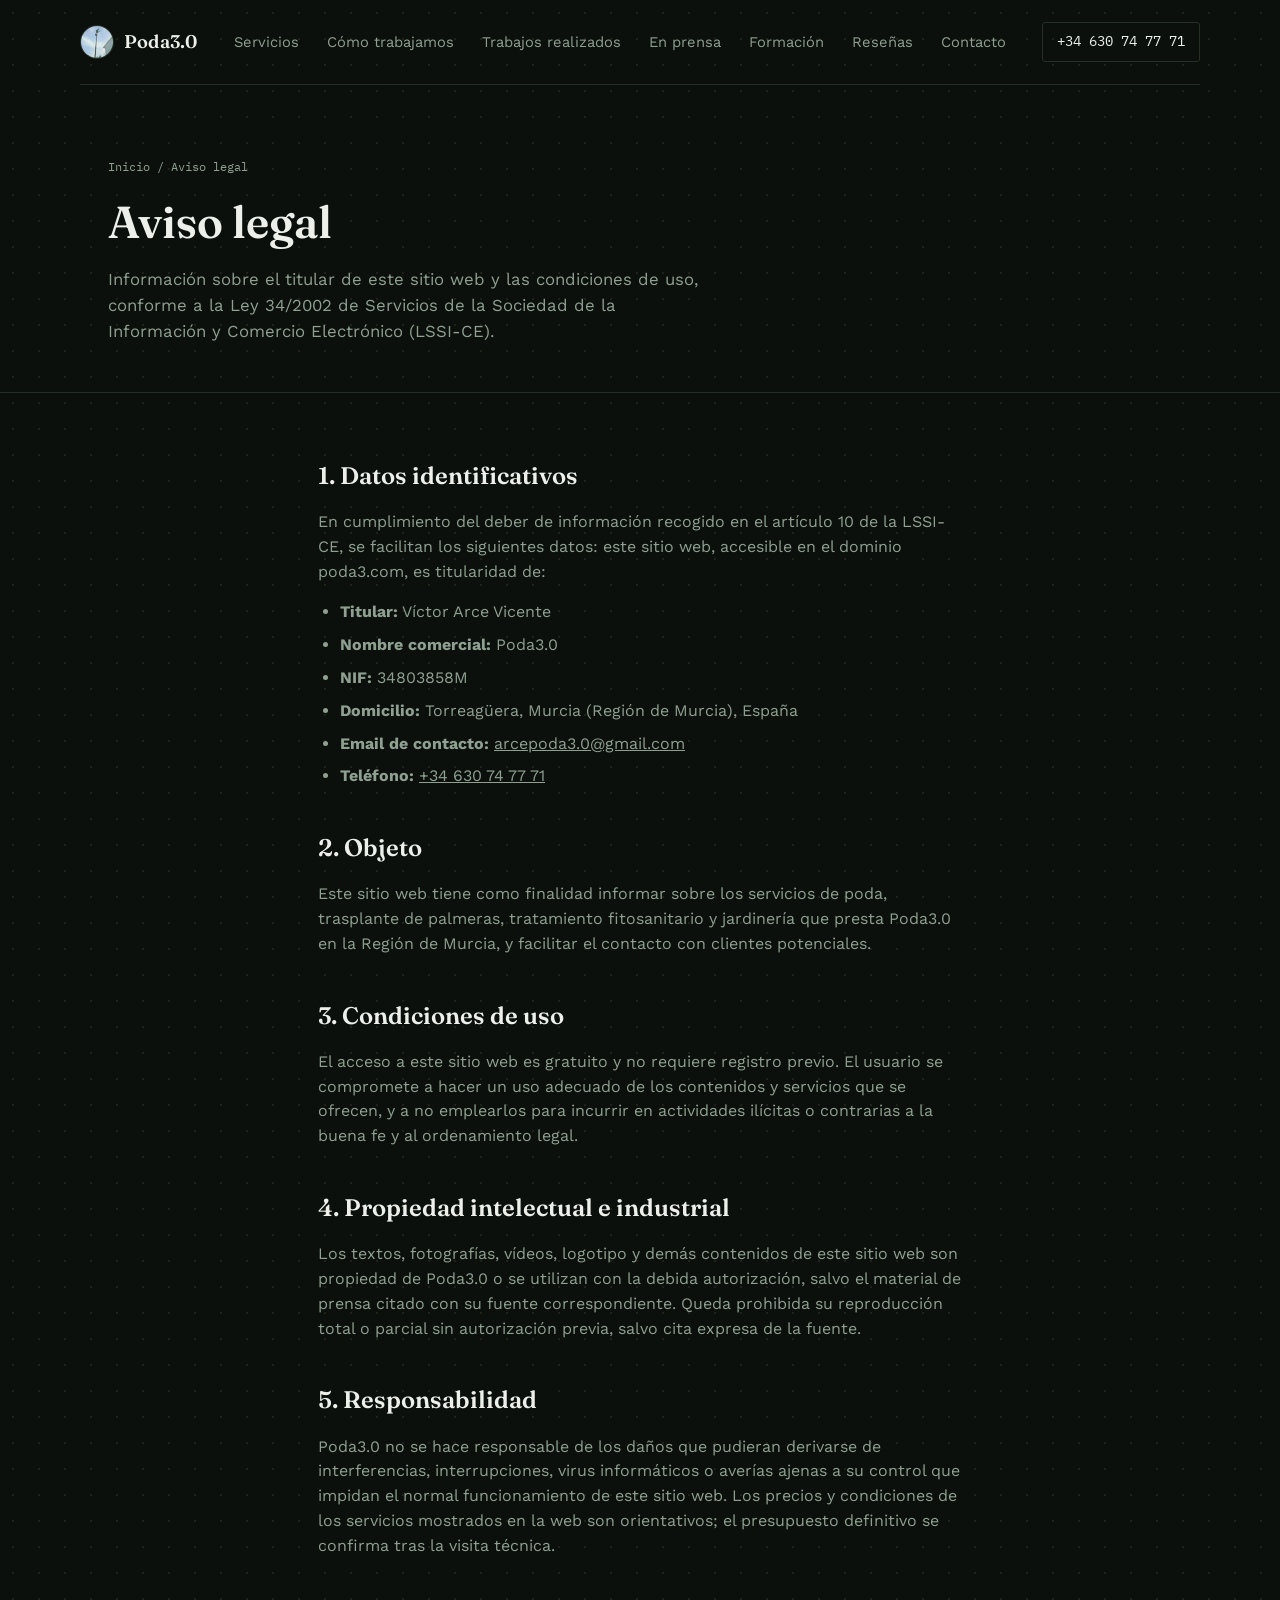
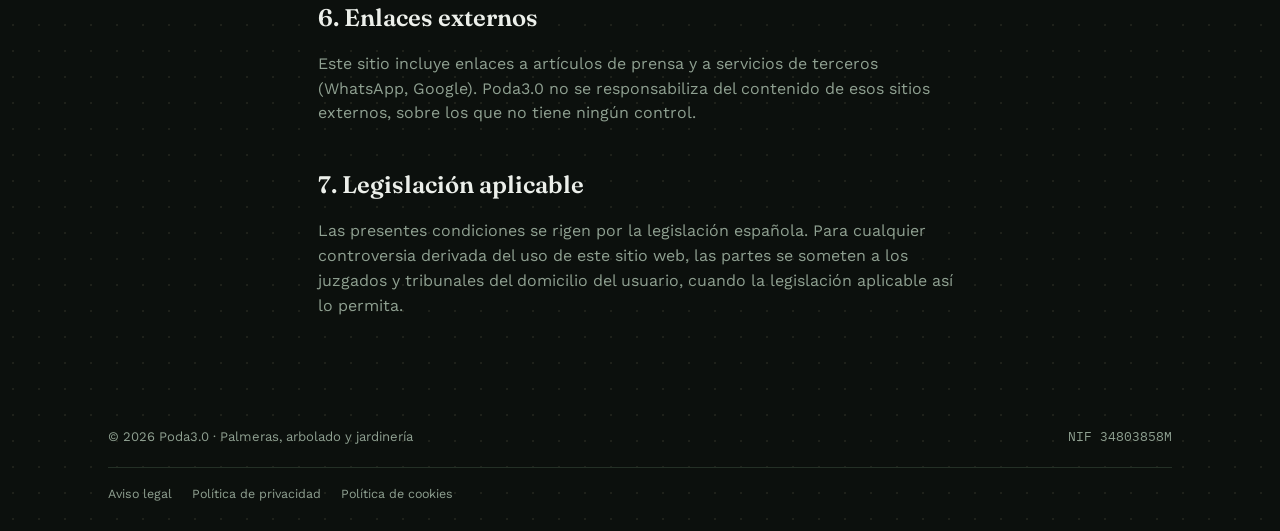
<file: aviso-legal.html>
<!DOCTYPE html>
<html lang="es">
<head>
<meta charset="UTF-8">
<meta name="viewport" content="width=device-width, initial-scale=1.0">
<title>Aviso Legal | Poda3.0</title>
<meta name="description" content="Aviso legal de Poda3.0: datos identificativos, condiciones de uso del sitio web y régimen de responsabilidad.">
<link rel="canonical" href="https://poda3.com/aviso-legal.html">
<meta name="robots" content="noindex, follow">
<link rel="icon" href="fotos/logo-poda3.webp" type="image/png">
<link rel="preconnect" href="https://fonts.googleapis.com">
<link rel="preconnect" href="https://fonts.gstatic.com" crossorigin>
<link href="https://fonts.googleapis.com/css2?family=Fraunces:ital,opsz,wght@0,9..144,400;0,9..144,500;0,9..144,600;1,9..144,500&family=Work+Sans:wght@400;500;600&family=IBM+Plex+Mono:wght@400;500&display=swap" rel="stylesheet">
<link rel="stylesheet" href="styles.css">
</head>
<body>

<svg width="0" height="0" style="position:absolute" aria-hidden="true">
  <defs>
    <symbol id="ico-palm" viewBox="0 0 60 70">
      <path d="M30 68V34" stroke="currentColor" stroke-width="2" stroke-linecap="round" fill="none"/>
      <path d="M30 34c0 0-14-2-18-14 14-2 18 14 18 14Z" fill="currentColor"/>
      <path d="M30 34c0 0 14-2 18-14-14-2-18 14-18 14Z" fill="currentColor"/>
      <path d="M30 38c0 0-16 1-22-9 15-3 22 9 22 9Z" fill="currentColor" opacity="0.85"/>
      <path d="M30 38c0 0 16 1 22-9-15-3-22 9-22 9Z" fill="currentColor" opacity="0.85"/>
      <path d="M30 30c0 0-4-10 2-18 6 8 2 18 2 18Z" fill="currentColor" opacity="0.9"/>
    </symbol>
    <symbol id="ico-tree" viewBox="0 0 60 70">
      <path d="M30 68V42" stroke="currentColor" stroke-width="2" stroke-linecap="round" fill="none"/>
      <circle cx="30" cy="26" r="17" fill="currentColor"/>
    </symbol>
  </defs>
</svg>

<header>
  <div class="wrap nav">
    <a class="brand" href="index.html">
      <img class="brand-mark" src="fotos/logo-poda3.webp" alt="Poda3.0">
      <span class="brand-name">Poda3.0</span>
    </a>
    <ul class="nav-links" id="navLinks">
      <li><a href="index.html#servicios">Servicios</a></li>
      <li><a href="index.html#proceso">Cómo trabajamos</a></li>
      <li><a href="index.html#galeria">Trabajos realizados</a></li>
      <li><a href="index.html#prensa">En prensa</a></li>
      <li><a href="index.html#formacion">Formación</a></li>
      <li><a href="index.html#resenas">Reseñas</a></li>
      <li><a href="index.html#contacto">Contacto</a></li>
    </ul>
    <a class="nav-phone" href="tel:+34630747771">+34 630 74 77 71</a>
    <button class="nav-toggle" id="navToggle" type="button" aria-label="Abrir menú" aria-expanded="false" aria-controls="navLinks">
      <svg class="icon-open" viewBox="0 0 20 20" fill="none"><path d="M3 5h14M3 10h14M3 15h14" stroke="currentColor" stroke-width="1.6" stroke-linecap="round"/></svg>
      <svg class="icon-close" viewBox="0 0 20 20" fill="none"><path d="M4 4l12 12M16 4L4 16" stroke="currentColor" stroke-width="1.6" stroke-linecap="round"/></svg>
    </button>
  </div>
</header>

<main>
  <section class="page-hero">
    <div class="wrap">
      <div class="breadcrumbs"><a href="index.html">Inicio</a> / Aviso legal</div>
      <h1>Aviso legal</h1>
      <p class="lede">Información sobre el titular de este sitio web y las condiciones de uso, conforme a la Ley 34/2002 de Servicios de la Sociedad de la Información y Comercio Electrónico (LSSI-CE).</p>
    </div>
  </section>

  <section>
    <div class="wrap page-content">
      <h2>1. Datos identificativos</h2>
      <p>En cumplimiento del deber de información recogido en el artículo 10 de la LSSI-CE, se facilitan los siguientes datos: este sitio web, accesible en el dominio poda3.com, es titularidad de:</p>
      <ul>
        <li><strong>Titular:</strong> Víctor Arce Vicente</li>
        <li><strong>Nombre comercial:</strong> Poda3.0</li>
        <li><strong>NIF:</strong> 34803858M</li>
        <li><strong>Domicilio:</strong> Torreagüera, Murcia (Región de Murcia), España</li>
        <li><strong>Email de contacto:</strong> <a href="mailto:arcepoda3.0@gmail.com">arcepoda3.0@gmail.com</a></li>
        <li><strong>Teléfono:</strong> <a href="tel:+34630747771">+34 630 74 77 71</a></li>
      </ul>

      <h2>2. Objeto</h2>
      <p>Este sitio web tiene como finalidad informar sobre los servicios de poda, trasplante de palmeras, tratamiento fitosanitario y jardinería que presta Poda3.0 en la Región de Murcia, y facilitar el contacto con clientes potenciales.</p>

      <h2>3. Condiciones de uso</h2>
      <p>El acceso a este sitio web es gratuito y no requiere registro previo. El usuario se compromete a hacer un uso adecuado de los contenidos y servicios que se ofrecen, y a no emplearlos para incurrir en actividades ilícitas o contrarias a la buena fe y al ordenamiento legal.</p>

      <h2>4. Propiedad intelectual e industrial</h2>
      <p>Los textos, fotografías, vídeos, logotipo y demás contenidos de este sitio web son propiedad de Poda3.0 o se utilizan con la debida autorización, salvo el material de prensa citado con su fuente correspondiente. Queda prohibida su reproducción total o parcial sin autorización previa, salvo cita expresa de la fuente.</p>

      <h2>5. Responsabilidad</h2>
      <p>Poda3.0 no se hace responsable de los daños que pudieran derivarse de interferencias, interrupciones, virus informáticos o averías ajenas a su control que impidan el normal funcionamiento de este sitio web. Los precios y condiciones de los servicios mostrados en la web son orientativos; el presupuesto definitivo se confirma tras la visita técnica.</p>

      <h2>6. Enlaces externos</h2>
      <p>Este sitio incluye enlaces a artículos de prensa y a servicios de terceros (WhatsApp, Google). Poda3.0 no se responsabiliza del contenido de esos sitios externos, sobre los que no tiene ningún control.</p>

      <h2>7. Legislación aplicable</h2>
      <p>Las presentes condiciones se rigen por la legislación española. Para cualquier controversia derivada del uso de este sitio web, las partes se someten a los juzgados y tribunales del domicilio del usuario, cuando la legislación aplicable así lo permita.</p>
    </div>
  </section>
</main>

<div class="wrap">
  <footer class="site-footer">
    <span>© 2026 Poda3.0 · Palmeras, arbolado y jardinería</span>
    <span class="mono">NIF 34803858M</span>
  </footer>
  <div class="footer-legal">
    <a href="aviso-legal.html">Aviso legal</a>
    <a href="politica-privacidad.html">Política de privacidad</a>
    <a href="politica-cookies.html">Política de cookies</a>
  </div>
</div>

<script>
(function(){
  var btn = document.getElementById('navToggle');
  var menu = document.getElementById('navLinks');
  if (!btn || !menu) return;
  btn.addEventListener('click', function(){
    var open = menu.classList.toggle('is-open');
    btn.setAttribute('aria-expanded', open ? 'true' : 'false');
  });
  menu.querySelectorAll('a').forEach(function(a){
    a.addEventListener('click', function(){
      menu.classList.remove('is-open');
      btn.setAttribute('aria-expanded', 'false');
    });
  });
})();
</script>
</body>
</html>
</file>
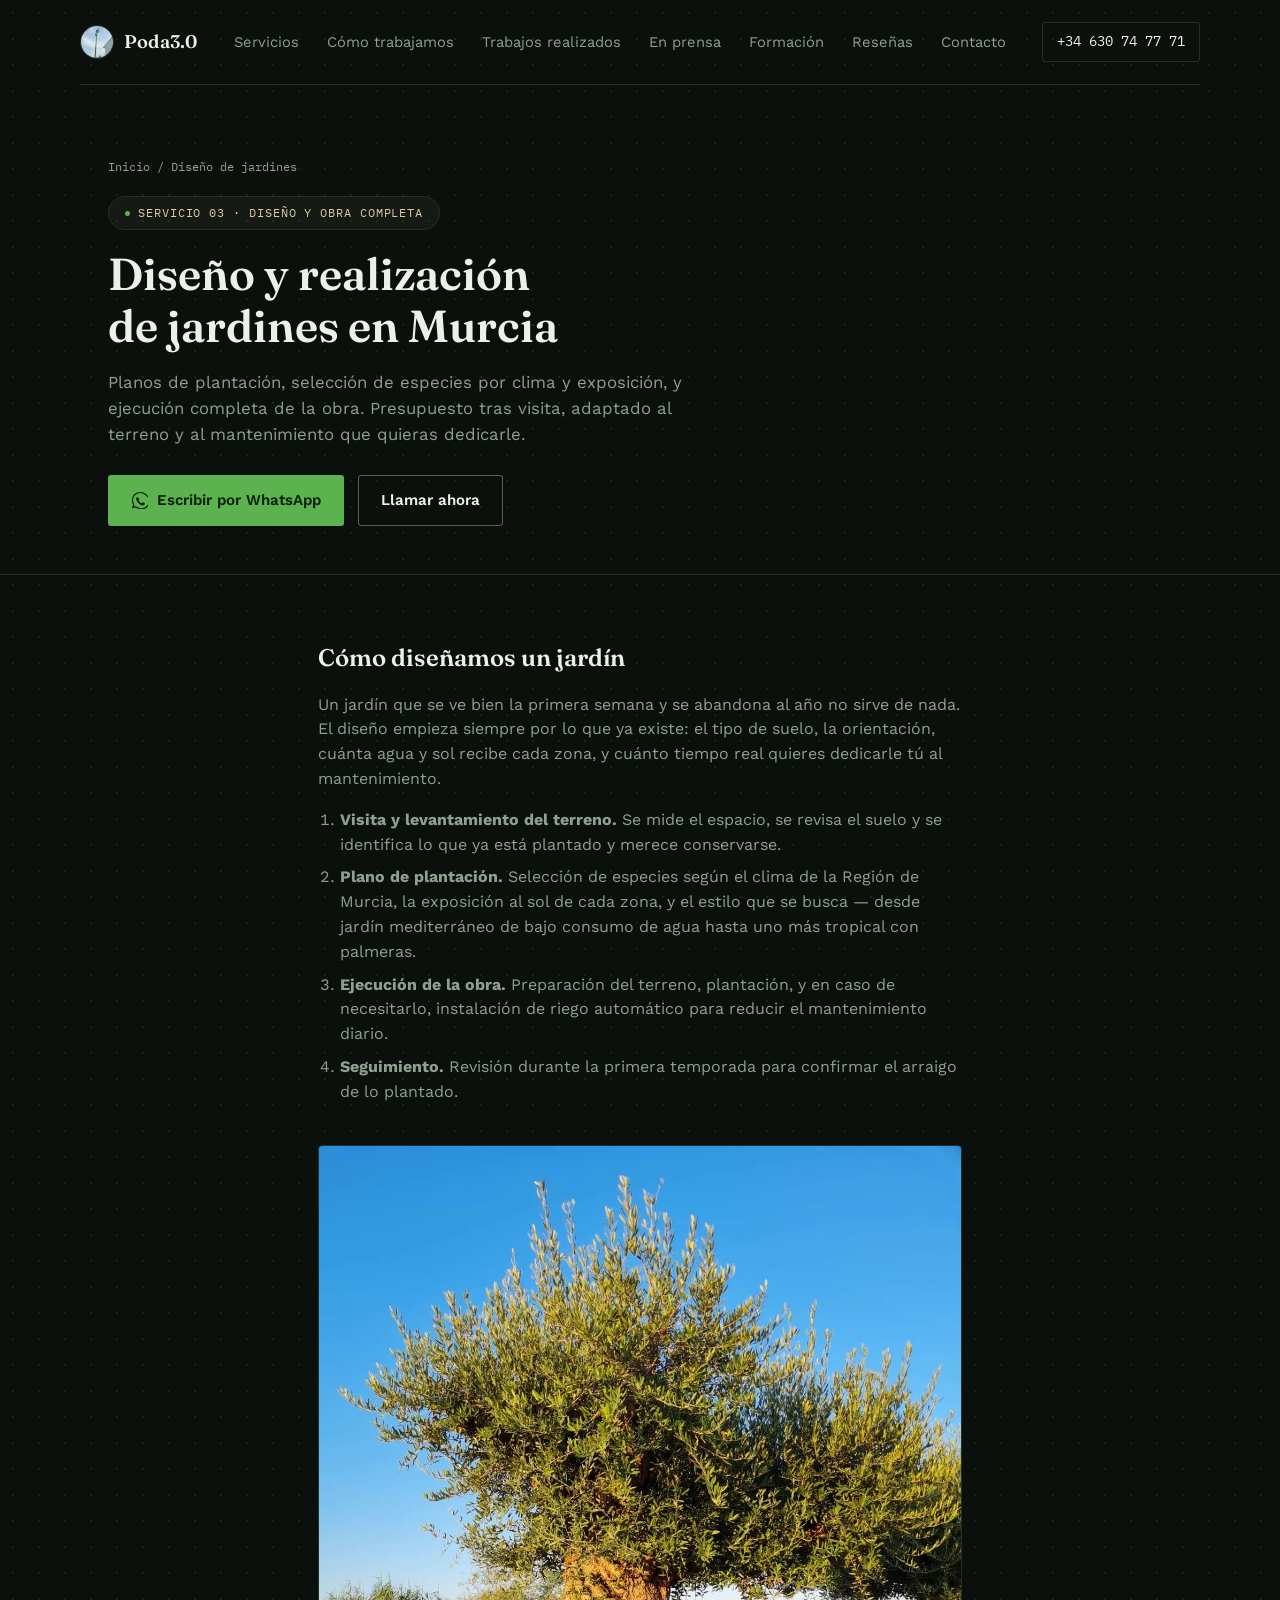
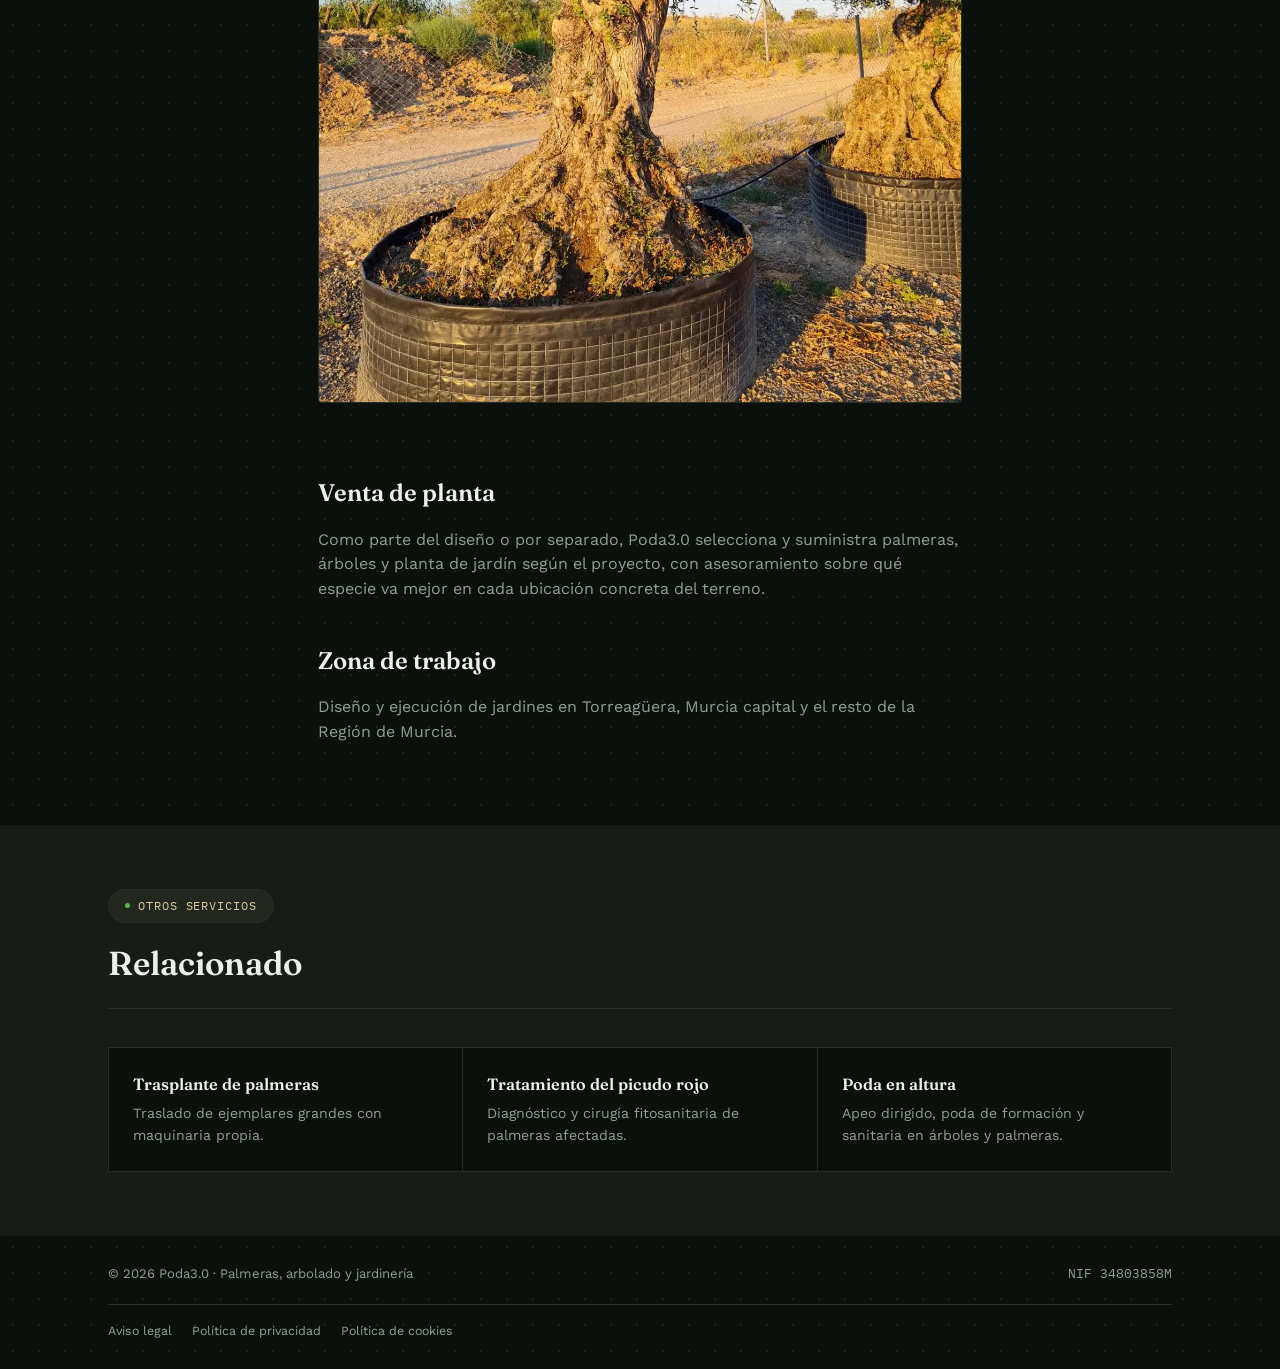
<file: diseno-jardines-murcia.html>
<!DOCTYPE html>
<html lang="es">
<head>
<meta charset="UTF-8">
<meta name="viewport" content="width=device-width, initial-scale=1.0">
<title>Diseño de Jardines en Murcia | Poda3.0</title>
<meta name="description" content="Diseño y ejecución de jardines en Murcia: planos de plantación, selección de especies por clima y exposición, y obra completa. Presupuesto tras visita.">
<link rel="canonical" href="https://poda3.com/diseno-jardines-murcia.html">
<meta property="og:type" content="website">
<meta property="og:locale" content="es_ES">
<meta property="og:url" content="https://poda3.com/diseno-jardines-murcia.html">
<meta property="og:title" content="Diseño de Jardines en Murcia | Poda3.0">
<meta property="og:description" content="Diseño y ejecución de jardines en Murcia: planos de plantación, selección de especies por clima y exposición, y obra completa.">
<meta property="og:image" content="https://poda3.com/fotos/victor-arce-trepa-palmera-murcia.webp">
<meta name="twitter:card" content="summary_large_image">
<meta name="twitter:title" content="Diseño de Jardines en Murcia | Poda3.0">
<meta name="twitter:description" content="Diseño y ejecución de jardines en Murcia: planos de plantación, selección de especies por clima y exposición, y obra completa.">
<meta name="twitter:image" content="https://poda3.com/fotos/victor-arce-trepa-palmera-murcia.webp">
<link rel="icon" href="fotos/logo-poda3.webp" type="image/png">
<link rel="preconnect" href="https://fonts.googleapis.com">
<link rel="preconnect" href="https://fonts.gstatic.com" crossorigin>
<link href="https://fonts.googleapis.com/css2?family=Fraunces:ital,opsz,wght@0,9..144,400;0,9..144,500;0,9..144,600;1,9..144,500&family=Work+Sans:wght@400;500;600&family=IBM+Plex+Mono:wght@400;500&display=swap" rel="stylesheet">
<link rel="stylesheet" href="styles.css">
<script type="application/ld+json">
{
  "@context": "https://schema.org",
  "@type": "Service",
  "serviceType": "Diseño de jardines",
  "provider": {
    "@type": "LocalBusiness",
    "name": "Poda3.0",
    "url": "https://poda3.com/",
    "telephone": "+34630747771",
    "address": {
      "@type": "PostalAddress",
      "addressLocality": "Torreagüera",
      "addressRegion": "Murcia",
      "addressCountry": "ES"
    }
  },
  "areaServed": ["Torreagüera", "Murcia", "Región de Murcia"],
  "url": "https://poda3.com/diseno-jardines-murcia.html"
}
</script>
</head>
<body>

<svg width="0" height="0" style="position:absolute" aria-hidden="true">
  <defs>
    <symbol id="ico-palm" viewBox="0 0 60 70">
      <path d="M30 68V34" stroke="currentColor" stroke-width="2" stroke-linecap="round" fill="none"/>
      <path d="M30 34c0 0-14-2-18-14 14-2 18 14 18 14Z" fill="currentColor"/>
      <path d="M30 34c0 0 14-2 18-14-14-2-18 14-18 14Z" fill="currentColor"/>
      <path d="M30 38c0 0-16 1-22-9 15-3 22 9 22 9Z" fill="currentColor" opacity="0.85"/>
      <path d="M30 38c0 0 16 1 22-9-15-3-22 9-22 9Z" fill="currentColor" opacity="0.85"/>
      <path d="M30 30c0 0-4-10 2-18 6 8 2 18 2 18Z" fill="currentColor" opacity="0.9"/>
    </symbol>
    <symbol id="ico-tree" viewBox="0 0 60 70">
      <path d="M30 68V42" stroke="currentColor" stroke-width="2" stroke-linecap="round" fill="none"/>
      <circle cx="30" cy="26" r="17" fill="currentColor"/>
    </symbol>
  </defs>
</svg>

<header>
  <div class="wrap nav">
    <a class="brand" href="/">
      <img class="brand-mark" src="fotos/logo-poda3.webp" alt="Poda3.0">
      <span class="brand-name">Poda3.0</span>
    </a>
    <ul class="nav-links" id="navLinks">
      <li><a href="/#servicios">Servicios</a></li>
      <li><a href="/#proceso">Cómo trabajamos</a></li>
      <li><a href="/#galeria">Trabajos realizados</a></li>
      <li><a href="/#prensa">En prensa</a></li>
      <li><a href="/#formacion">Formación</a></li>
      <li><a href="/#resenas">Reseñas</a></li>
      <li><a href="/#contacto">Contacto</a></li>
    </ul>
    <a class="nav-phone" href="tel:+34630747771">+34 630 74 77 71</a>
    <button class="nav-toggle" id="navToggle" type="button" aria-label="Abrir menú" aria-expanded="false" aria-controls="navLinks">
      <svg class="icon-open" viewBox="0 0 20 20" fill="none"><path d="M3 5h14M3 10h14M3 15h14" stroke="currentColor" stroke-width="1.6" stroke-linecap="round"/></svg>
      <svg class="icon-close" viewBox="0 0 20 20" fill="none"><path d="M4 4l12 12M16 4L4 16" stroke="currentColor" stroke-width="1.6" stroke-linecap="round"/></svg>
    </button>
  </div>
</header>

<main>
  <section class="page-hero">
    <div class="wrap">
      <div class="breadcrumbs"><a href="/">Inicio</a> / Diseño de jardines</div>
      <span class="eyebrow">Servicio 03 · Diseño y obra completa</span>
      <h1>Diseño y realización de jardines en Murcia</h1>
      <p class="lede">Planos de plantación, selección de especies por clima y exposición, y ejecución completa de la obra. Presupuesto tras visita, adaptado al terreno y al mantenimiento que quieras dedicarle.</p>
      <div class="hero-ctas" style="margin-top:28px;">
        <a class="btn btn-primary" href="https://wa.me/34630747771?text=Hola%2C%20quer%C3%ADa%20consultar%20sobre%20dise%C3%B1o%20de%20jardines" target="_blank" rel="noopener">
          <svg width="17" height="17" viewBox="0 0 24 24" fill="none"><path d="M20.5 3.5A11 11 0 0 0 3.9 17.7L2.5 22l4.4-1.4A11 11 0 1 0 20.5 3.5Z" stroke="currentColor" stroke-width="1.6"/><path d="M8.3 8.6c.3-.7.6-.7.9-.7h.7c.2 0 .5 0 .7.5.3.6.9 2 1 2.1.1.2.1.4 0 .6-.2.3-.3.4-.5.6-.2.2-.4.4-.2.8.3.5 1 1.4 2.1 2.2 1.4 1 2 1.1 2.3.9.3-.2.5-.5.8-.8.2-.2.4-.3.7-.2.3.1 1.8.9 2.1 1 .3.2.5.3.6.4.1.2.1 1-.3 1.6-.4.6-1.9 1.3-2.7 1.3-.7 0-2.6-.3-4.9-2.4-2.8-2.5-3.9-4.9-4-5.3-.1-.3-.6-1.4-.4-2.6.1-.5.3-.9.7-1.5Z" fill="currentColor"/></svg>
          Escribir por WhatsApp
        </a>
        <a class="btn btn-ghost" href="tel:+34630747771">Llamar ahora</a>
      </div>
    </div>
  </section>

  <section>
    <div class="wrap page-content">
      <h2>Cómo diseñamos un jardín</h2>
      <p>Un jardín que se ve bien la primera semana y se abandona al año no sirve de nada. El diseño empieza siempre por lo que ya existe: el tipo de suelo, la orientación, cuánta agua y sol recibe cada zona, y cuánto tiempo real quieres dedicarle tú al mantenimiento.</p>
      <ol>
        <li><strong>Visita y levantamiento del terreno.</strong> Se mide el espacio, se revisa el suelo y se identifica lo que ya está plantado y merece conservarse.</li>
        <li><strong>Plano de plantación.</strong> Selección de especies según el clima de la Región de Murcia, la exposición al sol de cada zona, y el estilo que se busca — desde jardín mediterráneo de bajo consumo de agua hasta uno más tropical con palmeras.</li>
        <li><strong>Ejecución de la obra.</strong> Preparación del terreno, plantación, y en caso de necesitarlo, instalación de riego automático para reducir el mantenimiento diario.</li>
        <li><strong>Seguimiento.</strong> Revisión durante la primera temporada para confirmar el arraigo de lo plantado.</li>
      </ol>

      <img src="fotos/venta-planta.webp" alt="Olivo centenario en maceta de vivero, listo para la venta" loading="lazy">

      <h2>Venta de planta</h2>
      <p>Como parte del diseño o por separado, Poda3.0 selecciona y suministra palmeras, árboles y planta de jardín según el proyecto, con asesoramiento sobre qué especie va mejor en cada ubicación concreta del terreno.</p>

      <h2>Zona de trabajo</h2>
      <p>Diseño y ejecución de jardines en Torreagüera, Murcia capital y el resto de la Región de Murcia.</p>
    </div>
  </section>

  <section class="related-pages">
    <div class="wrap">
      <div class="section-head">
        <div>
          <span class="eyebrow">Otros servicios</span>
          <h2>Relacionado</h2>
        </div>
      </div>
      <div class="related-pages-grid">
        <a class="related-page-card" href="trasplante-palmeras-murcia.html">
          <h3>Trasplante de palmeras</h3>
          <p>Traslado de ejemplares grandes con maquinaria propia.</p>
        </a>
        <a class="related-page-card" href="tratamiento-picudo-rojo-murcia.html">
          <h3>Tratamiento del picudo rojo</h3>
          <p>Diagnóstico y cirugía fitosanitaria de palmeras afectadas.</p>
        </a>
        <a class="related-page-card" href="poda-altura-murcia.html">
          <h3>Poda en altura</h3>
          <p>Apeo dirigido, poda de formación y sanitaria en árboles y palmeras.</p>
        </a>
      </div>
    </div>
  </section>
</main>

<div class="wrap">
  <footer class="site-footer">
    <span>© 2026 Poda3.0 · Palmeras, arbolado y jardinería</span>
    <span class="mono">NIF 34803858M</span>
  </footer>
  <div class="footer-legal">
    <a href="aviso-legal.html">Aviso legal</a>
    <a href="politica-privacidad.html">Política de privacidad</a>
    <a href="politica-cookies.html">Política de cookies</a>
  </div>
</div>

<script>
(function(){
  var btn = document.getElementById('navToggle');
  var menu = document.getElementById('navLinks');
  if (!btn || !menu) return;
  btn.addEventListener('click', function(){
    var open = menu.classList.toggle('is-open');
    btn.setAttribute('aria-expanded', open ? 'true' : 'false');
  });
  menu.querySelectorAll('a').forEach(function(a){
    a.addEventListener('click', function(){
      menu.classList.remove('is-open');
      btn.setAttribute('aria-expanded', 'false');
    });
  });
})();
</script>
</body>
</html>
</file>
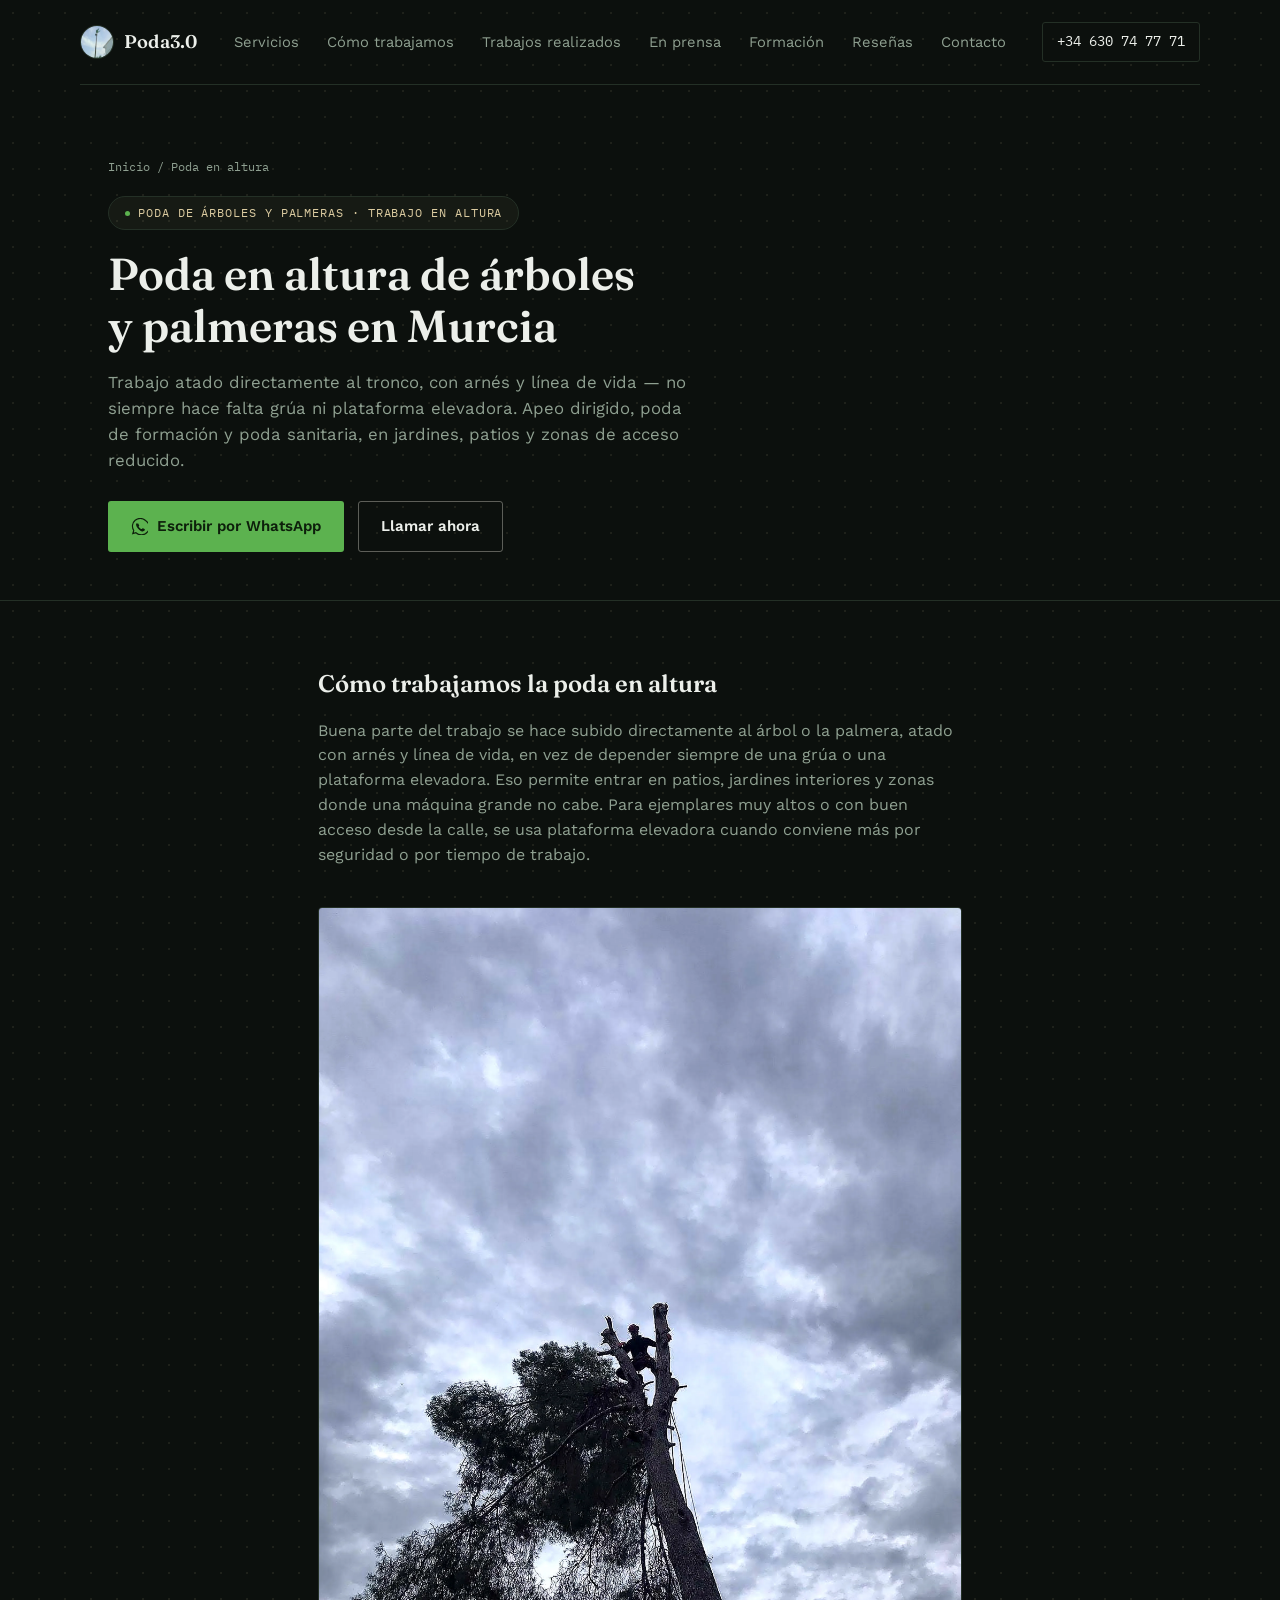
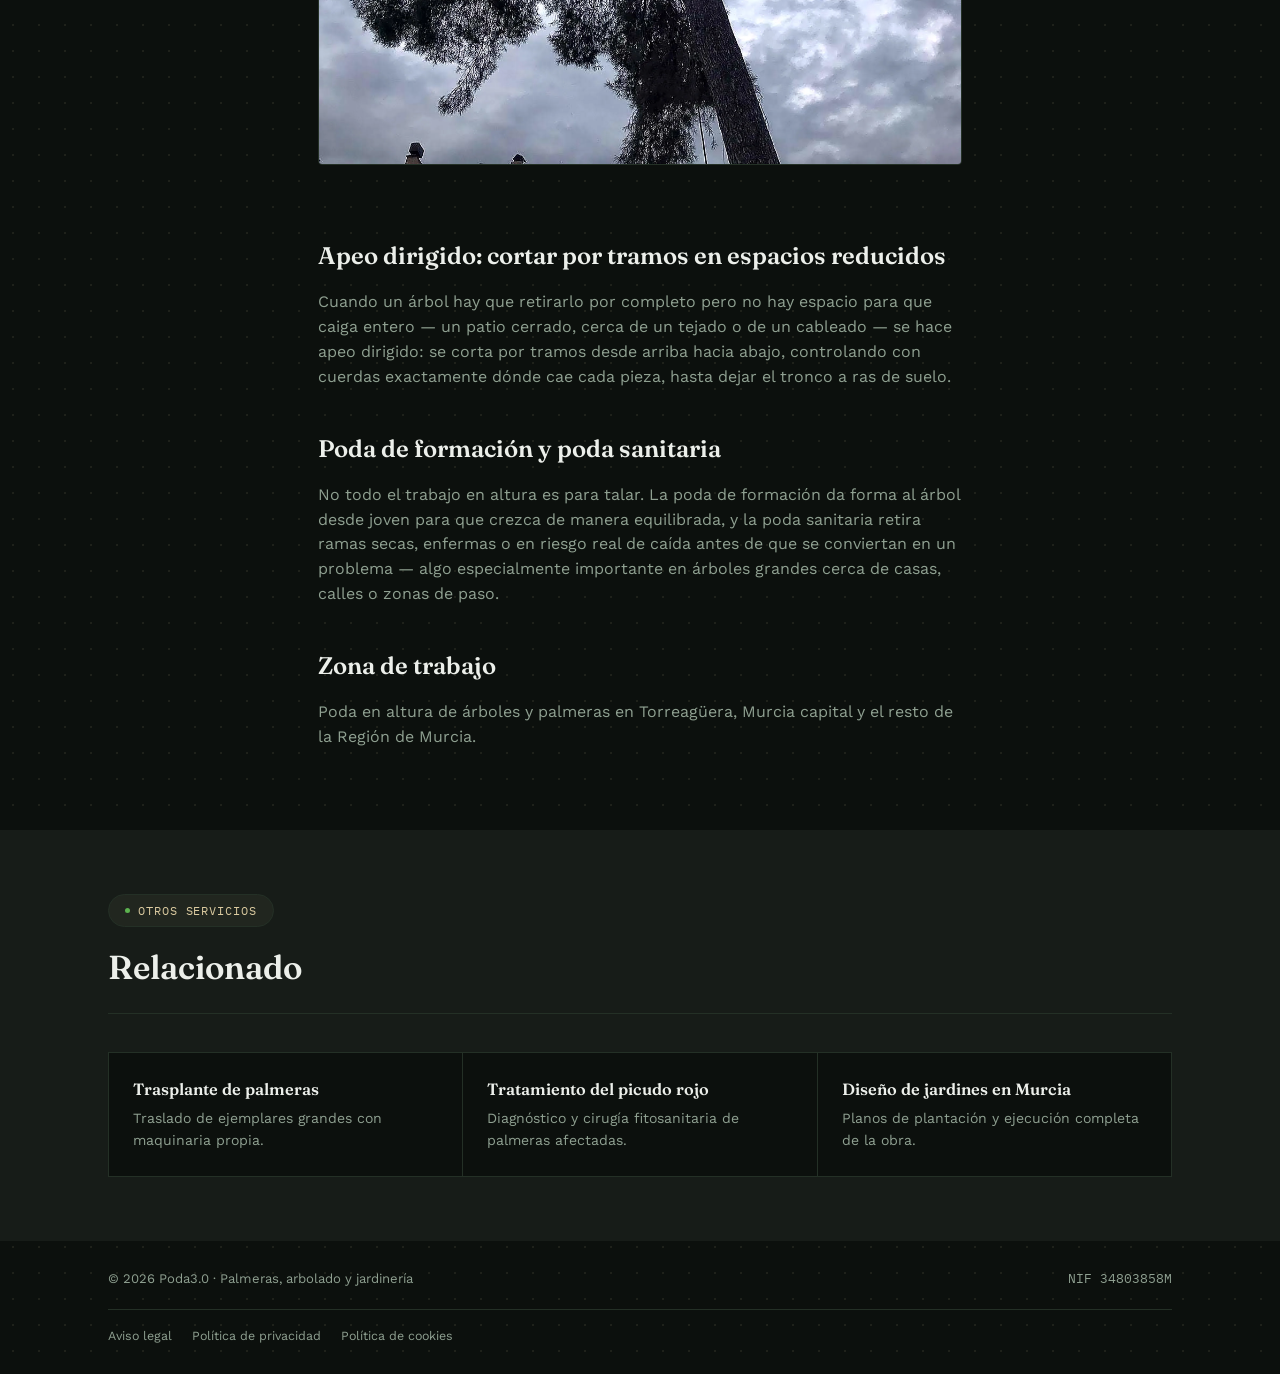
<file: poda-altura-murcia.html>
<!DOCTYPE html>
<html lang="es">
<head>
<meta charset="UTF-8">
<meta name="viewport" content="width=device-width, initial-scale=1.0">
<title>Poda en Altura en Murcia | Poda3.0</title>
<meta name="description" content="Poda en altura de árboles y palmeras en Murcia, trabajando atado al tronco. Apeo dirigido, poda de formación y sanitaria. Presupuesto sin compromiso.">
<link rel="canonical" href="https://poda3.com/poda-altura-murcia.html">
<meta property="og:type" content="website">
<meta property="og:locale" content="es_ES">
<meta property="og:url" content="https://poda3.com/poda-altura-murcia.html">
<meta property="og:title" content="Poda en Altura en Murcia | Poda3.0">
<meta property="og:description" content="Poda en altura de árboles y palmeras en Murcia, trabajando atado al tronco. Apeo dirigido, poda de formación y sanitaria.">
<meta property="og:image" content="https://poda3.com/fotos/victor-arce-trepa-palmera-murcia.webp">
<meta name="twitter:card" content="summary_large_image">
<meta name="twitter:title" content="Poda en Altura en Murcia | Poda3.0">
<meta name="twitter:description" content="Poda en altura de árboles y palmeras en Murcia, trabajando atado al tronco. Apeo dirigido, poda de formación y sanitaria.">
<meta name="twitter:image" content="https://poda3.com/fotos/victor-arce-trepa-palmera-murcia.webp">
<link rel="icon" href="fotos/logo-poda3.webp" type="image/png">
<link rel="preconnect" href="https://fonts.googleapis.com">
<link rel="preconnect" href="https://fonts.gstatic.com" crossorigin>
<link href="https://fonts.googleapis.com/css2?family=Fraunces:ital,opsz,wght@0,9..144,400;0,9..144,500;0,9..144,600;1,9..144,500&family=Work+Sans:wght@400;500;600&family=IBM+Plex+Mono:wght@400;500&display=swap" rel="stylesheet">
<link rel="stylesheet" href="styles.css">
<script type="application/ld+json">
{
  "@context": "https://schema.org",
  "@type": "Service",
  "serviceType": "Poda en altura",
  "provider": {
    "@type": "LocalBusiness",
    "name": "Poda3.0",
    "url": "https://poda3.com/",
    "telephone": "+34630747771",
    "address": {
      "@type": "PostalAddress",
      "addressLocality": "Torreagüera",
      "addressRegion": "Murcia",
      "addressCountry": "ES"
    }
  },
  "areaServed": ["Torreagüera", "Murcia", "Región de Murcia"],
  "url": "https://poda3.com/poda-altura-murcia.html"
}
</script>
</head>
<body>

<svg width="0" height="0" style="position:absolute" aria-hidden="true">
  <defs>
    <symbol id="ico-palm" viewBox="0 0 60 70">
      <path d="M30 68V34" stroke="currentColor" stroke-width="2" stroke-linecap="round" fill="none"/>
      <path d="M30 34c0 0-14-2-18-14 14-2 18 14 18 14Z" fill="currentColor"/>
      <path d="M30 34c0 0 14-2 18-14-14-2-18 14-18 14Z" fill="currentColor"/>
      <path d="M30 38c0 0-16 1-22-9 15-3 22 9 22 9Z" fill="currentColor" opacity="0.85"/>
      <path d="M30 38c0 0 16 1 22-9-15-3-22 9-22 9Z" fill="currentColor" opacity="0.85"/>
      <path d="M30 30c0 0-4-10 2-18 6 8 2 18 2 18Z" fill="currentColor" opacity="0.9"/>
    </symbol>
    <symbol id="ico-tree" viewBox="0 0 60 70">
      <path d="M30 68V42" stroke="currentColor" stroke-width="2" stroke-linecap="round" fill="none"/>
      <circle cx="30" cy="26" r="17" fill="currentColor"/>
    </symbol>
  </defs>
</svg>

<header>
  <div class="wrap nav">
    <a class="brand" href="/">
      <img class="brand-mark" src="fotos/logo-poda3.webp" alt="Poda3.0">
      <span class="brand-name">Poda3.0</span>
    </a>
    <ul class="nav-links" id="navLinks">
      <li><a href="/#servicios">Servicios</a></li>
      <li><a href="/#proceso">Cómo trabajamos</a></li>
      <li><a href="/#galeria">Trabajos realizados</a></li>
      <li><a href="/#prensa">En prensa</a></li>
      <li><a href="/#formacion">Formación</a></li>
      <li><a href="/#resenas">Reseñas</a></li>
      <li><a href="/#contacto">Contacto</a></li>
    </ul>
    <a class="nav-phone" href="tel:+34630747771">+34 630 74 77 71</a>
    <button class="nav-toggle" id="navToggle" type="button" aria-label="Abrir menú" aria-expanded="false" aria-controls="navLinks">
      <svg class="icon-open" viewBox="0 0 20 20" fill="none"><path d="M3 5h14M3 10h14M3 15h14" stroke="currentColor" stroke-width="1.6" stroke-linecap="round"/></svg>
      <svg class="icon-close" viewBox="0 0 20 20" fill="none"><path d="M4 4l12 12M16 4L4 16" stroke="currentColor" stroke-width="1.6" stroke-linecap="round"/></svg>
    </button>
  </div>
</header>

<main>
  <section class="page-hero">
    <div class="wrap">
      <div class="breadcrumbs"><a href="/">Inicio</a> / Poda en altura</div>
      <span class="eyebrow">Poda de árboles y palmeras · trabajo en altura</span>
      <h1>Poda en altura de árboles y palmeras en Murcia</h1>
      <p class="lede">Trabajo atado directamente al tronco, con arnés y línea de vida — no siempre hace falta grúa ni plataforma elevadora. Apeo dirigido, poda de formación y poda sanitaria, en jardines, patios y zonas de acceso reducido.</p>
      <div class="hero-ctas" style="margin-top:28px;">
        <a class="btn btn-primary" href="https://wa.me/34630747771?text=Hola%2C%20quer%C3%ADa%20consultar%20sobre%20poda%20en%20altura" target="_blank" rel="noopener">
          <svg width="17" height="17" viewBox="0 0 24 24" fill="none"><path d="M20.5 3.5A11 11 0 0 0 3.9 17.7L2.5 22l4.4-1.4A11 11 0 1 0 20.5 3.5Z" stroke="currentColor" stroke-width="1.6"/><path d="M8.3 8.6c.3-.7.6-.7.9-.7h.7c.2 0 .5 0 .7.5.3.6.9 2 1 2.1.1.2.1.4 0 .6-.2.3-.3.4-.5.6-.2.2-.4.4-.2.8.3.5 1 1.4 2.1 2.2 1.4 1 2 1.1 2.3.9.3-.2.5-.5.8-.8.2-.2.4-.3.7-.2.3.1 1.8.9 2.1 1 .3.2.5.3.6.4.1.2.1 1-.3 1.6-.4.6-1.9 1.3-2.7 1.3-.7 0-2.6-.3-4.9-2.4-2.8-2.5-3.9-4.9-4-5.3-.1-.3-.6-1.4-.4-2.6.1-.5.3-.9.7-1.5Z" fill="currentColor"/></svg>
          Escribir por WhatsApp
        </a>
        <a class="btn btn-ghost" href="tel:+34630747771">Llamar ahora</a>
      </div>
    </div>
  </section>

  <section>
    <div class="wrap page-content">
      <h2>Cómo trabajamos la poda en altura</h2>
      <p>Buena parte del trabajo se hace subido directamente al árbol o la palmera, atado con arnés y línea de vida, en vez de depender siempre de una grúa o una plataforma elevadora. Eso permite entrar en patios, jardines interiores y zonas donde una máquina grande no cabe. Para ejemplares muy altos o con buen acceso desde la calle, se usa plataforma elevadora cuando conviene más por seguridad o por tiempo de trabajo.</p>

      <img src="fotos/trabajo-altura-apeo-dirigido.webp" alt="Trabajador en lo alto de un pino durante un apeo dirigido" loading="lazy">

      <h2>Apeo dirigido: cortar por tramos en espacios reducidos</h2>
      <p>Cuando un árbol hay que retirarlo por completo pero no hay espacio para que caiga entero — un patio cerrado, cerca de un tejado o de un cableado — se hace apeo dirigido: se corta por tramos desde arriba hacia abajo, controlando con cuerdas exactamente dónde cae cada pieza, hasta dejar el tronco a ras de suelo.</p>

      <h2>Poda de formación y poda sanitaria</h2>
      <p>No todo el trabajo en altura es para talar. La poda de formación da forma al árbol desde joven para que crezca de manera equilibrada, y la poda sanitaria retira ramas secas, enfermas o en riesgo real de caída antes de que se conviertan en un problema — algo especialmente importante en árboles grandes cerca de casas, calles o zonas de paso.</p>

      <h2>Zona de trabajo</h2>
      <p>Poda en altura de árboles y palmeras en Torreagüera, Murcia capital y el resto de la Región de Murcia.</p>
    </div>
  </section>

  <section class="related-pages">
    <div class="wrap">
      <div class="section-head">
        <div>
          <span class="eyebrow">Otros servicios</span>
          <h2>Relacionado</h2>
        </div>
      </div>
      <div class="related-pages-grid">
        <a class="related-page-card" href="trasplante-palmeras-murcia.html">
          <h3>Trasplante de palmeras</h3>
          <p>Traslado de ejemplares grandes con maquinaria propia.</p>
        </a>
        <a class="related-page-card" href="tratamiento-picudo-rojo-murcia.html">
          <h3>Tratamiento del picudo rojo</h3>
          <p>Diagnóstico y cirugía fitosanitaria de palmeras afectadas.</p>
        </a>
        <a class="related-page-card" href="diseno-jardines-murcia.html">
          <h3>Diseño de jardines en Murcia</h3>
          <p>Planos de plantación y ejecución completa de la obra.</p>
        </a>
      </div>
    </div>
  </section>
</main>

<div class="wrap">
  <footer class="site-footer">
    <span>© 2026 Poda3.0 · Palmeras, arbolado y jardinería</span>
    <span class="mono">NIF 34803858M</span>
  </footer>
  <div class="footer-legal">
    <a href="aviso-legal.html">Aviso legal</a>
    <a href="politica-privacidad.html">Política de privacidad</a>
    <a href="politica-cookies.html">Política de cookies</a>
  </div>
</div>

<script>
(function(){
  var btn = document.getElementById('navToggle');
  var menu = document.getElementById('navLinks');
  if (!btn || !menu) return;
  btn.addEventListener('click', function(){
    var open = menu.classList.toggle('is-open');
    btn.setAttribute('aria-expanded', open ? 'true' : 'false');
  });
  menu.querySelectorAll('a').forEach(function(a){
    a.addEventListener('click', function(){
      menu.classList.remove('is-open');
      btn.setAttribute('aria-expanded', 'false');
    });
  });
})();
</script>
</body>
</html>
</file>
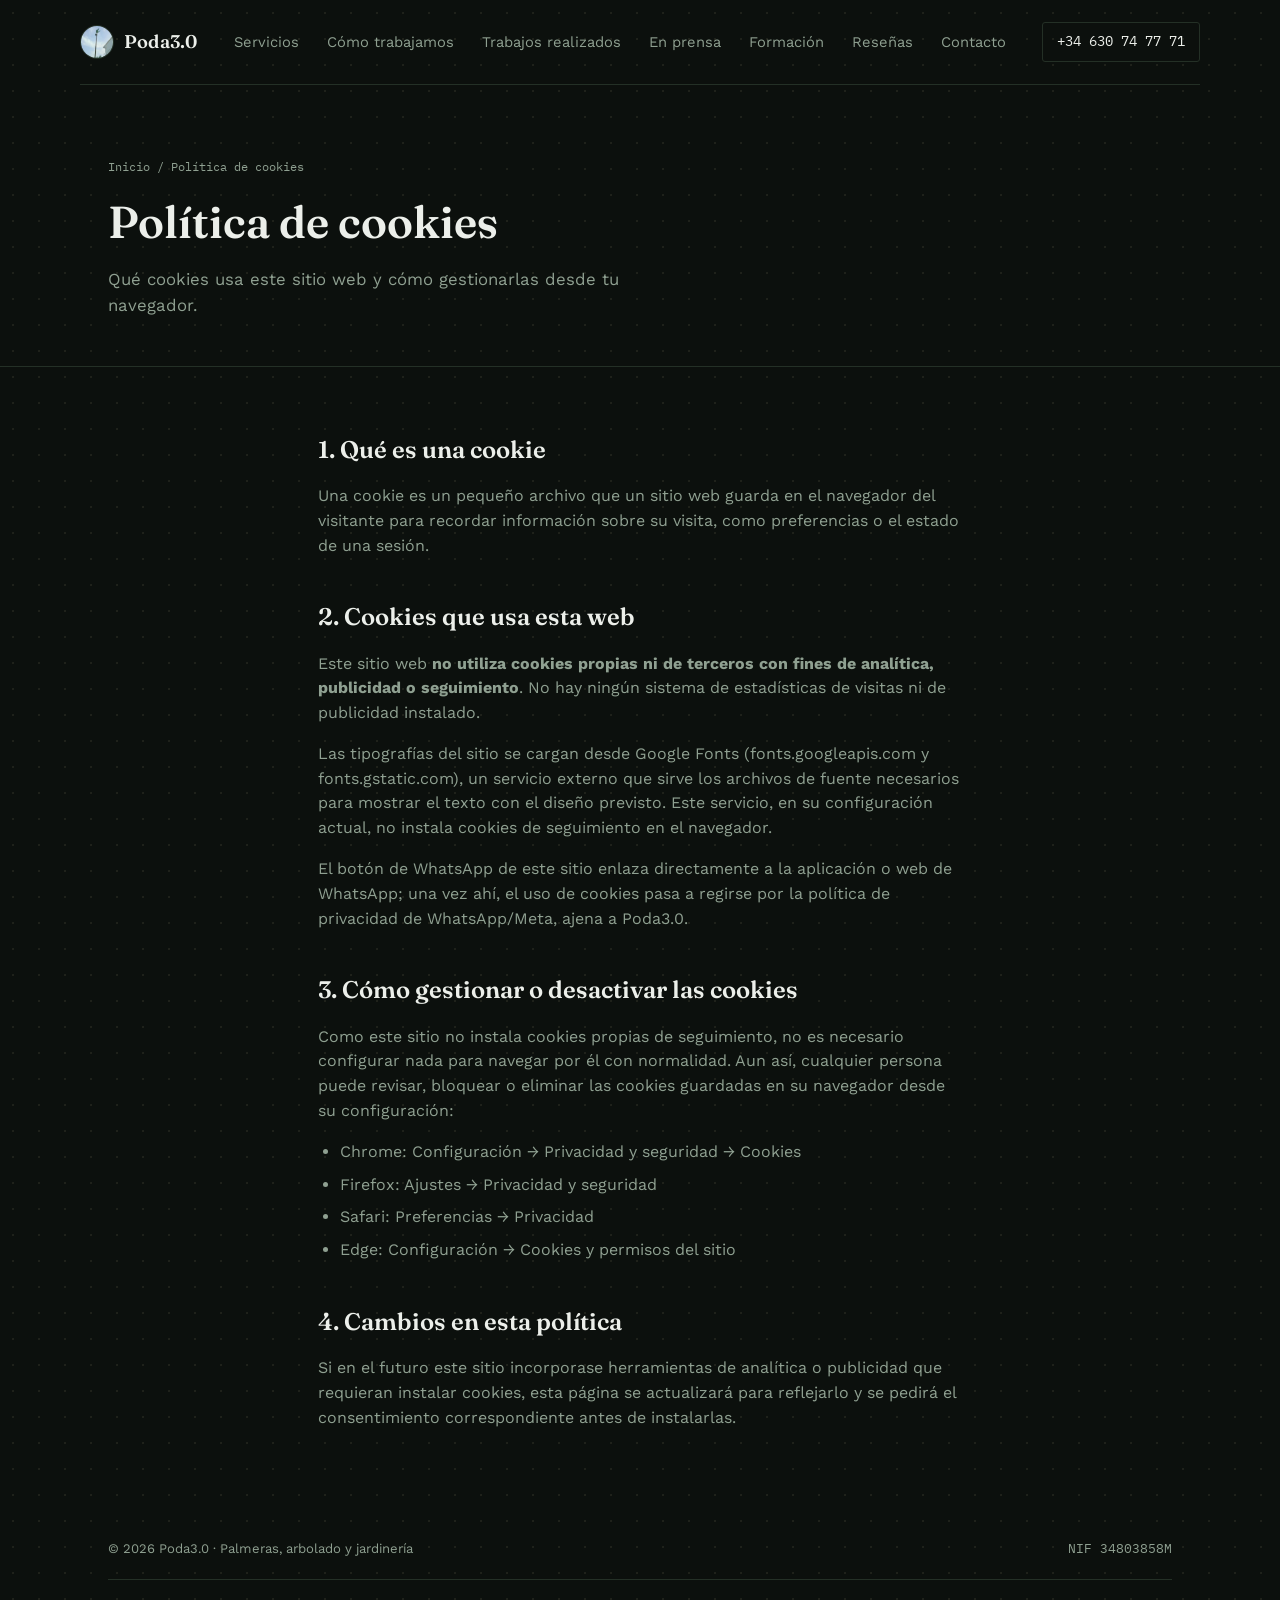
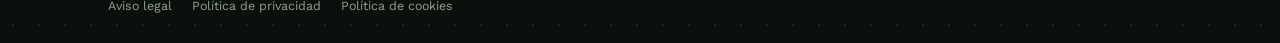
<file: politica-cookies.html>
<!DOCTYPE html>
<html lang="es">
<head>
<meta charset="UTF-8">
<meta name="viewport" content="width=device-width, initial-scale=1.0">
<title>Política de Cookies | Poda3.0</title>
<meta name="description" content="Política de cookies de Poda3.0: qué cookies usa este sitio web y cómo gestionarlas desde el navegador.">
<link rel="canonical" href="https://poda3.com/politica-cookies.html">
<meta name="robots" content="noindex, follow">
<link rel="icon" href="fotos/logo-poda3.webp" type="image/png">
<link rel="preconnect" href="https://fonts.googleapis.com">
<link rel="preconnect" href="https://fonts.gstatic.com" crossorigin>
<link href="https://fonts.googleapis.com/css2?family=Fraunces:ital,opsz,wght@0,9..144,400;0,9..144,500;0,9..144,600;1,9..144,500&family=Work+Sans:wght@400;500;600&family=IBM+Plex+Mono:wght@400;500&display=swap" rel="stylesheet">
<link rel="stylesheet" href="styles.css">
</head>
<body>

<svg width="0" height="0" style="position:absolute" aria-hidden="true">
  <defs>
    <symbol id="ico-palm" viewBox="0 0 60 70">
      <path d="M30 68V34" stroke="currentColor" stroke-width="2" stroke-linecap="round" fill="none"/>
      <path d="M30 34c0 0-14-2-18-14 14-2 18 14 18 14Z" fill="currentColor"/>
      <path d="M30 34c0 0 14-2 18-14-14-2-18 14-18 14Z" fill="currentColor"/>
      <path d="M30 38c0 0-16 1-22-9 15-3 22 9 22 9Z" fill="currentColor" opacity="0.85"/>
      <path d="M30 38c0 0 16 1 22-9-15-3-22 9-22 9Z" fill="currentColor" opacity="0.85"/>
      <path d="M30 30c0 0-4-10 2-18 6 8 2 18 2 18Z" fill="currentColor" opacity="0.9"/>
    </symbol>
    <symbol id="ico-tree" viewBox="0 0 60 70">
      <path d="M30 68V42" stroke="currentColor" stroke-width="2" stroke-linecap="round" fill="none"/>
      <circle cx="30" cy="26" r="17" fill="currentColor"/>
    </symbol>
  </defs>
</svg>

<header>
  <div class="wrap nav">
    <a class="brand" href="index.html">
      <img class="brand-mark" src="fotos/logo-poda3.webp" alt="Poda3.0">
      <span class="brand-name">Poda3.0</span>
    </a>
    <ul class="nav-links" id="navLinks">
      <li><a href="index.html#servicios">Servicios</a></li>
      <li><a href="index.html#proceso">Cómo trabajamos</a></li>
      <li><a href="index.html#galeria">Trabajos realizados</a></li>
      <li><a href="index.html#prensa">En prensa</a></li>
      <li><a href="index.html#formacion">Formación</a></li>
      <li><a href="index.html#resenas">Reseñas</a></li>
      <li><a href="index.html#contacto">Contacto</a></li>
    </ul>
    <a class="nav-phone" href="tel:+34630747771">+34 630 74 77 71</a>
    <button class="nav-toggle" id="navToggle" type="button" aria-label="Abrir menú" aria-expanded="false" aria-controls="navLinks">
      <svg class="icon-open" viewBox="0 0 20 20" fill="none"><path d="M3 5h14M3 10h14M3 15h14" stroke="currentColor" stroke-width="1.6" stroke-linecap="round"/></svg>
      <svg class="icon-close" viewBox="0 0 20 20" fill="none"><path d="M4 4l12 12M16 4L4 16" stroke="currentColor" stroke-width="1.6" stroke-linecap="round"/></svg>
    </button>
  </div>
</header>

<main>
  <section class="page-hero">
    <div class="wrap">
      <div class="breadcrumbs"><a href="index.html">Inicio</a> / Política de cookies</div>
      <h1>Política de cookies</h1>
      <p class="lede">Qué cookies usa este sitio web y cómo gestionarlas desde tu navegador.</p>
    </div>
  </section>

  <section>
    <div class="wrap page-content">
      <h2>1. Qué es una cookie</h2>
      <p>Una cookie es un pequeño archivo que un sitio web guarda en el navegador del visitante para recordar información sobre su visita, como preferencias o el estado de una sesión.</p>

      <h2>2. Cookies que usa esta web</h2>
      <p>Este sitio web <strong>no utiliza cookies propias ni de terceros con fines de analítica, publicidad o seguimiento</strong>. No hay ningún sistema de estadísticas de visitas ni de publicidad instalado.</p>
      <p>Las tipografías del sitio se cargan desde Google Fonts (fonts.googleapis.com y fonts.gstatic.com), un servicio externo que sirve los archivos de fuente necesarios para mostrar el texto con el diseño previsto. Este servicio, en su configuración actual, no instala cookies de seguimiento en el navegador.</p>
      <p>El botón de WhatsApp de este sitio enlaza directamente a la aplicación o web de WhatsApp; una vez ahí, el uso de cookies pasa a regirse por la política de privacidad de WhatsApp/Meta, ajena a Poda3.0.</p>

      <h2>3. Cómo gestionar o desactivar las cookies</h2>
      <p>Como este sitio no instala cookies propias de seguimiento, no es necesario configurar nada para navegar por él con normalidad. Aun así, cualquier persona puede revisar, bloquear o eliminar las cookies guardadas en su navegador desde su configuración:</p>
      <ul>
        <li>Chrome: Configuración → Privacidad y seguridad → Cookies</li>
        <li>Firefox: Ajustes → Privacidad y seguridad</li>
        <li>Safari: Preferencias → Privacidad</li>
        <li>Edge: Configuración → Cookies y permisos del sitio</li>
      </ul>

      <h2>4. Cambios en esta política</h2>
      <p>Si en el futuro este sitio incorporase herramientas de analítica o publicidad que requieran instalar cookies, esta página se actualizará para reflejarlo y se pedirá el consentimiento correspondiente antes de instalarlas.</p>
    </div>
  </section>
</main>

<div class="wrap">
  <footer class="site-footer">
    <span>© 2026 Poda3.0 · Palmeras, arbolado y jardinería</span>
    <span class="mono">NIF 34803858M</span>
  </footer>
  <div class="footer-legal">
    <a href="aviso-legal.html">Aviso legal</a>
    <a href="politica-privacidad.html">Política de privacidad</a>
    <a href="politica-cookies.html">Política de cookies</a>
  </div>
</div>

<script>
(function(){
  var btn = document.getElementById('navToggle');
  var menu = document.getElementById('navLinks');
  if (!btn || !menu) return;
  btn.addEventListener('click', function(){
    var open = menu.classList.toggle('is-open');
    btn.setAttribute('aria-expanded', open ? 'true' : 'false');
  });
  menu.querySelectorAll('a').forEach(function(a){
    a.addEventListener('click', function(){
      menu.classList.remove('is-open');
      btn.setAttribute('aria-expanded', 'false');
    });
  });
})();
</script>
</body>
</html>
</file>
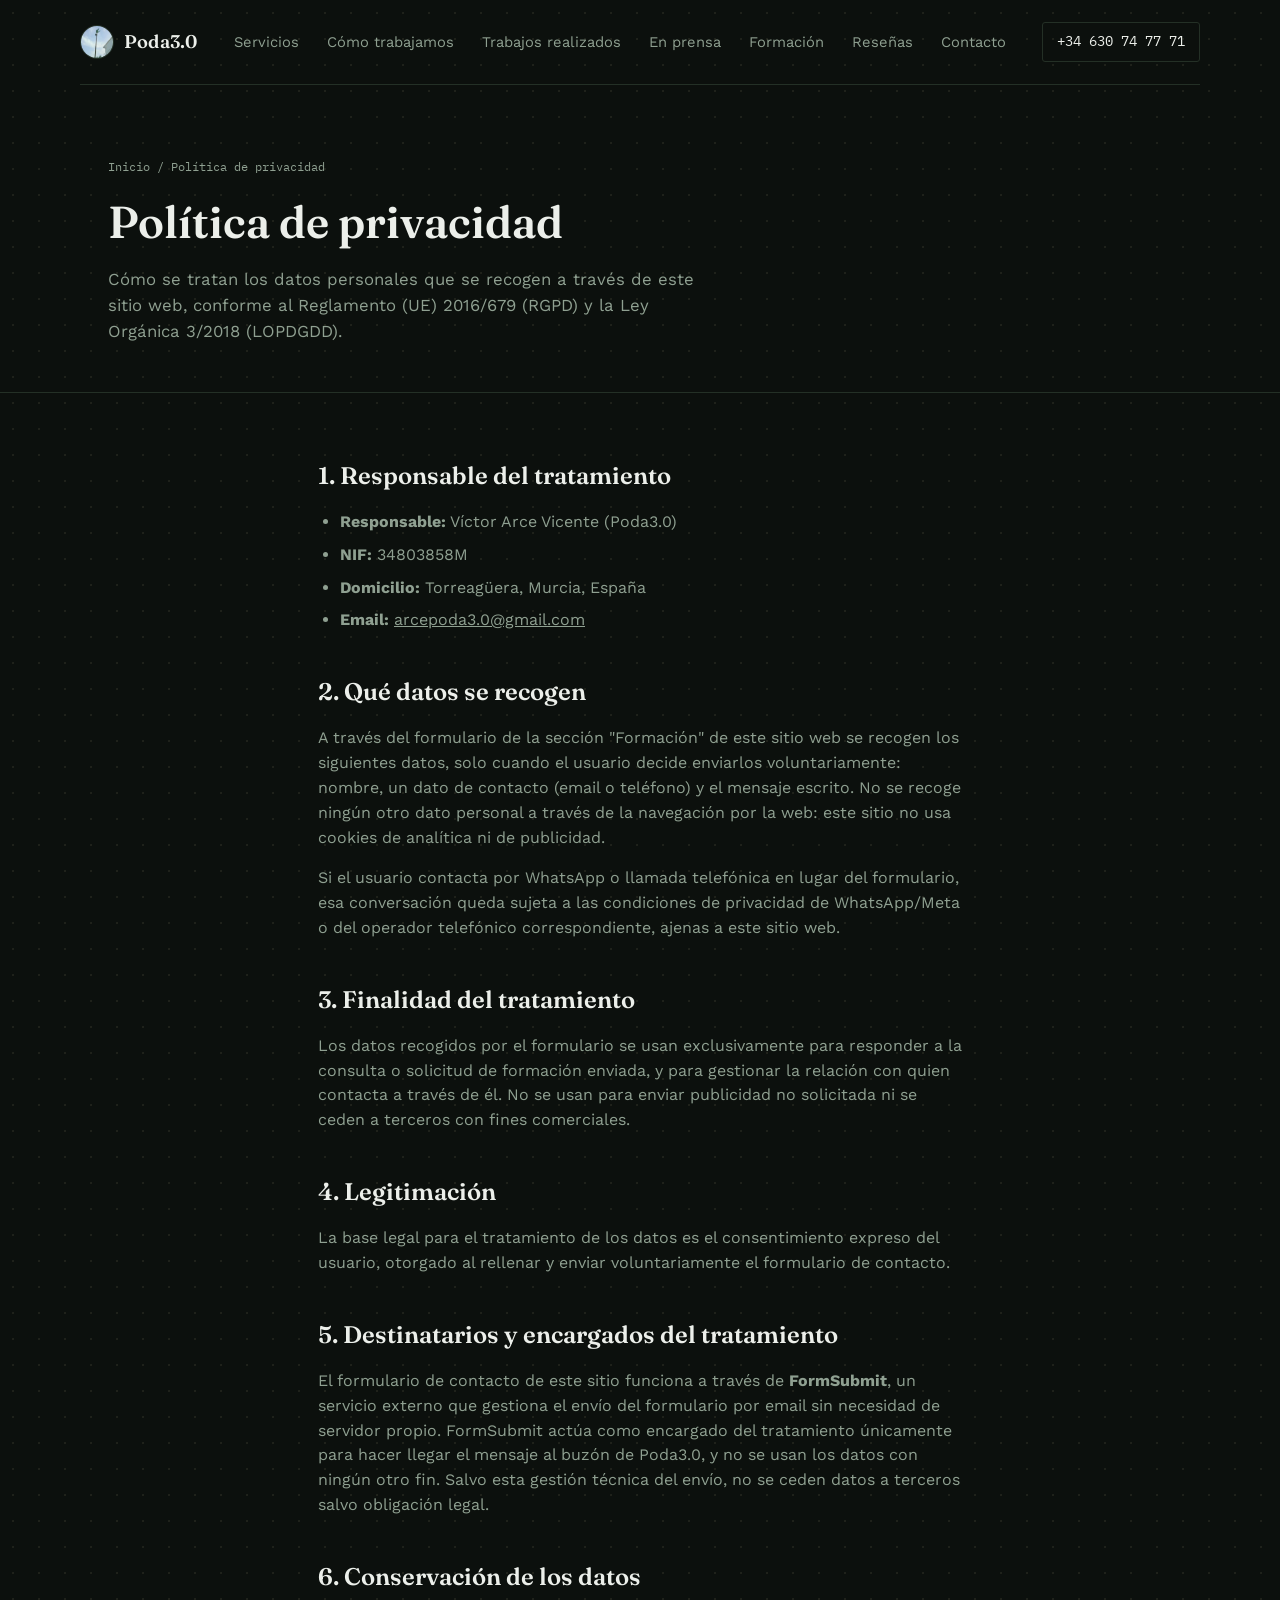
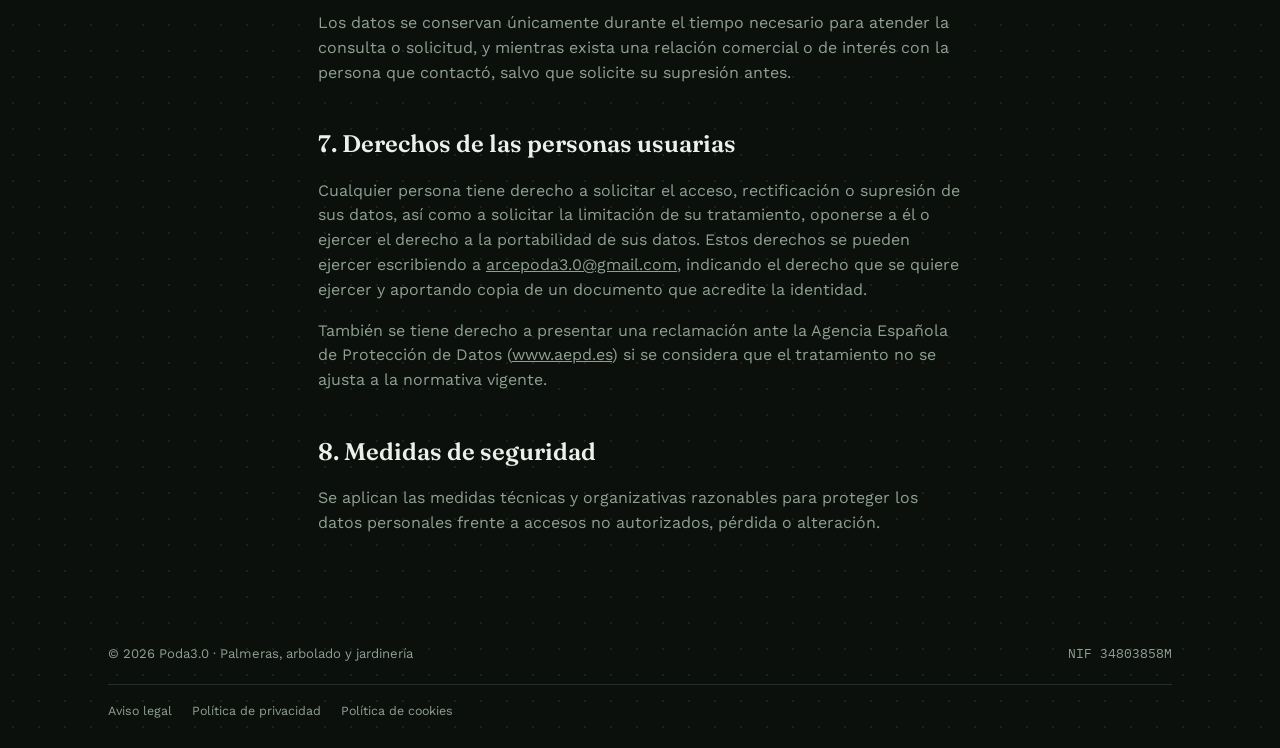
<file: politica-privacidad.html>
<!DOCTYPE html>
<html lang="es">
<head>
<meta charset="UTF-8">
<meta name="viewport" content="width=device-width, initial-scale=1.0">
<title>Política de Privacidad | Poda3.0</title>
<meta name="description" content="Política de privacidad de Poda3.0: qué datos se recogen a través del formulario de contacto, con qué finalidad y cómo ejercer tus derechos.">
<link rel="canonical" href="https://poda3.com/politica-privacidad.html">
<meta name="robots" content="noindex, follow">
<link rel="icon" href="fotos/logo-poda3.webp" type="image/png">
<link rel="preconnect" href="https://fonts.googleapis.com">
<link rel="preconnect" href="https://fonts.gstatic.com" crossorigin>
<link href="https://fonts.googleapis.com/css2?family=Fraunces:ital,opsz,wght@0,9..144,400;0,9..144,500;0,9..144,600;1,9..144,500&family=Work+Sans:wght@400;500;600&family=IBM+Plex+Mono:wght@400;500&display=swap" rel="stylesheet">
<link rel="stylesheet" href="styles.css">
</head>
<body>

<svg width="0" height="0" style="position:absolute" aria-hidden="true">
  <defs>
    <symbol id="ico-palm" viewBox="0 0 60 70">
      <path d="M30 68V34" stroke="currentColor" stroke-width="2" stroke-linecap="round" fill="none"/>
      <path d="M30 34c0 0-14-2-18-14 14-2 18 14 18 14Z" fill="currentColor"/>
      <path d="M30 34c0 0 14-2 18-14-14-2-18 14-18 14Z" fill="currentColor"/>
      <path d="M30 38c0 0-16 1-22-9 15-3 22 9 22 9Z" fill="currentColor" opacity="0.85"/>
      <path d="M30 38c0 0 16 1 22-9-15-3-22 9-22 9Z" fill="currentColor" opacity="0.85"/>
      <path d="M30 30c0 0-4-10 2-18 6 8 2 18 2 18Z" fill="currentColor" opacity="0.9"/>
    </symbol>
    <symbol id="ico-tree" viewBox="0 0 60 70">
      <path d="M30 68V42" stroke="currentColor" stroke-width="2" stroke-linecap="round" fill="none"/>
      <circle cx="30" cy="26" r="17" fill="currentColor"/>
    </symbol>
  </defs>
</svg>

<header>
  <div class="wrap nav">
    <a class="brand" href="index.html">
      <img class="brand-mark" src="fotos/logo-poda3.webp" alt="Poda3.0">
      <span class="brand-name">Poda3.0</span>
    </a>
    <ul class="nav-links" id="navLinks">
      <li><a href="index.html#servicios">Servicios</a></li>
      <li><a href="index.html#proceso">Cómo trabajamos</a></li>
      <li><a href="index.html#galeria">Trabajos realizados</a></li>
      <li><a href="index.html#prensa">En prensa</a></li>
      <li><a href="index.html#formacion">Formación</a></li>
      <li><a href="index.html#resenas">Reseñas</a></li>
      <li><a href="index.html#contacto">Contacto</a></li>
    </ul>
    <a class="nav-phone" href="tel:+34630747771">+34 630 74 77 71</a>
    <button class="nav-toggle" id="navToggle" type="button" aria-label="Abrir menú" aria-expanded="false" aria-controls="navLinks">
      <svg class="icon-open" viewBox="0 0 20 20" fill="none"><path d="M3 5h14M3 10h14M3 15h14" stroke="currentColor" stroke-width="1.6" stroke-linecap="round"/></svg>
      <svg class="icon-close" viewBox="0 0 20 20" fill="none"><path d="M4 4l12 12M16 4L4 16" stroke="currentColor" stroke-width="1.6" stroke-linecap="round"/></svg>
    </button>
  </div>
</header>

<main>
  <section class="page-hero">
    <div class="wrap">
      <div class="breadcrumbs"><a href="index.html">Inicio</a> / Política de privacidad</div>
      <h1>Política de privacidad</h1>
      <p class="lede">Cómo se tratan los datos personales que se recogen a través de este sitio web, conforme al Reglamento (UE) 2016/679 (RGPD) y la Ley Orgánica 3/2018 (LOPDGDD).</p>
    </div>
  </section>

  <section>
    <div class="wrap page-content">
      <h2>1. Responsable del tratamiento</h2>
      <ul>
        <li><strong>Responsable:</strong> Víctor Arce Vicente (Poda3.0)</li>
        <li><strong>NIF:</strong> 34803858M</li>
        <li><strong>Domicilio:</strong> Torreagüera, Murcia, España</li>
        <li><strong>Email:</strong> <a href="mailto:arcepoda3.0@gmail.com">arcepoda3.0@gmail.com</a></li>
      </ul>

      <h2>2. Qué datos se recogen</h2>
      <p>A través del formulario de la sección "Formación" de este sitio web se recogen los siguientes datos, solo cuando el usuario decide enviarlos voluntariamente: nombre, un dato de contacto (email o teléfono) y el mensaje escrito. No se recoge ningún otro dato personal a través de la navegación por la web: este sitio no usa cookies de analítica ni de publicidad.</p>
      <p>Si el usuario contacta por WhatsApp o llamada telefónica en lugar del formulario, esa conversación queda sujeta a las condiciones de privacidad de WhatsApp/Meta o del operador telefónico correspondiente, ajenas a este sitio web.</p>

      <h2>3. Finalidad del tratamiento</h2>
      <p>Los datos recogidos por el formulario se usan exclusivamente para responder a la consulta o solicitud de formación enviada, y para gestionar la relación con quien contacta a través de él. No se usan para enviar publicidad no solicitada ni se ceden a terceros con fines comerciales.</p>

      <h2>4. Legitimación</h2>
      <p>La base legal para el tratamiento de los datos es el consentimiento expreso del usuario, otorgado al rellenar y enviar voluntariamente el formulario de contacto.</p>

      <h2>5. Destinatarios y encargados del tratamiento</h2>
      <p>El formulario de contacto de este sitio funciona a través de <strong>FormSubmit</strong>, un servicio externo que gestiona el envío del formulario por email sin necesidad de servidor propio. FormSubmit actúa como encargado del tratamiento únicamente para hacer llegar el mensaje al buzón de Poda3.0, y no se usan los datos con ningún otro fin. Salvo esta gestión técnica del envío, no se ceden datos a terceros salvo obligación legal.</p>

      <h2>6. Conservación de los datos</h2>
      <p>Los datos se conservan únicamente durante el tiempo necesario para atender la consulta o solicitud, y mientras exista una relación comercial o de interés con la persona que contactó, salvo que solicite su supresión antes.</p>

      <h2>7. Derechos de las personas usuarias</h2>
      <p>Cualquier persona tiene derecho a solicitar el acceso, rectificación o supresión de sus datos, así como a solicitar la limitación de su tratamiento, oponerse a él o ejercer el derecho a la portabilidad de sus datos. Estos derechos se pueden ejercer escribiendo a <a href="mailto:arcepoda3.0@gmail.com">arcepoda3.0@gmail.com</a>, indicando el derecho que se quiere ejercer y aportando copia de un documento que acredite la identidad.</p>
      <p>También se tiene derecho a presentar una reclamación ante la Agencia Española de Protección de Datos (<a href="https://www.aepd.es" target="_blank" rel="noopener">www.aepd.es</a>) si se considera que el tratamiento no se ajusta a la normativa vigente.</p>

      <h2>8. Medidas de seguridad</h2>
      <p>Se aplican las medidas técnicas y organizativas razonables para proteger los datos personales frente a accesos no autorizados, pérdida o alteración.</p>
    </div>
  </section>
</main>

<div class="wrap">
  <footer class="site-footer">
    <span>© 2026 Poda3.0 · Palmeras, arbolado y jardinería</span>
    <span class="mono">NIF 34803858M</span>
  </footer>
  <div class="footer-legal">
    <a href="aviso-legal.html">Aviso legal</a>
    <a href="politica-privacidad.html">Política de privacidad</a>
    <a href="politica-cookies.html">Política de cookies</a>
  </div>
</div>

<script>
(function(){
  var btn = document.getElementById('navToggle');
  var menu = document.getElementById('navLinks');
  if (!btn || !menu) return;
  btn.addEventListener('click', function(){
    var open = menu.classList.toggle('is-open');
    btn.setAttribute('aria-expanded', open ? 'true' : 'false');
  });
  menu.querySelectorAll('a').forEach(function(a){
    a.addEventListener('click', function(){
      menu.classList.remove('is-open');
      btn.setAttribute('aria-expanded', 'false');
    });
  });
})();
</script>
</body>
</html>
</file>
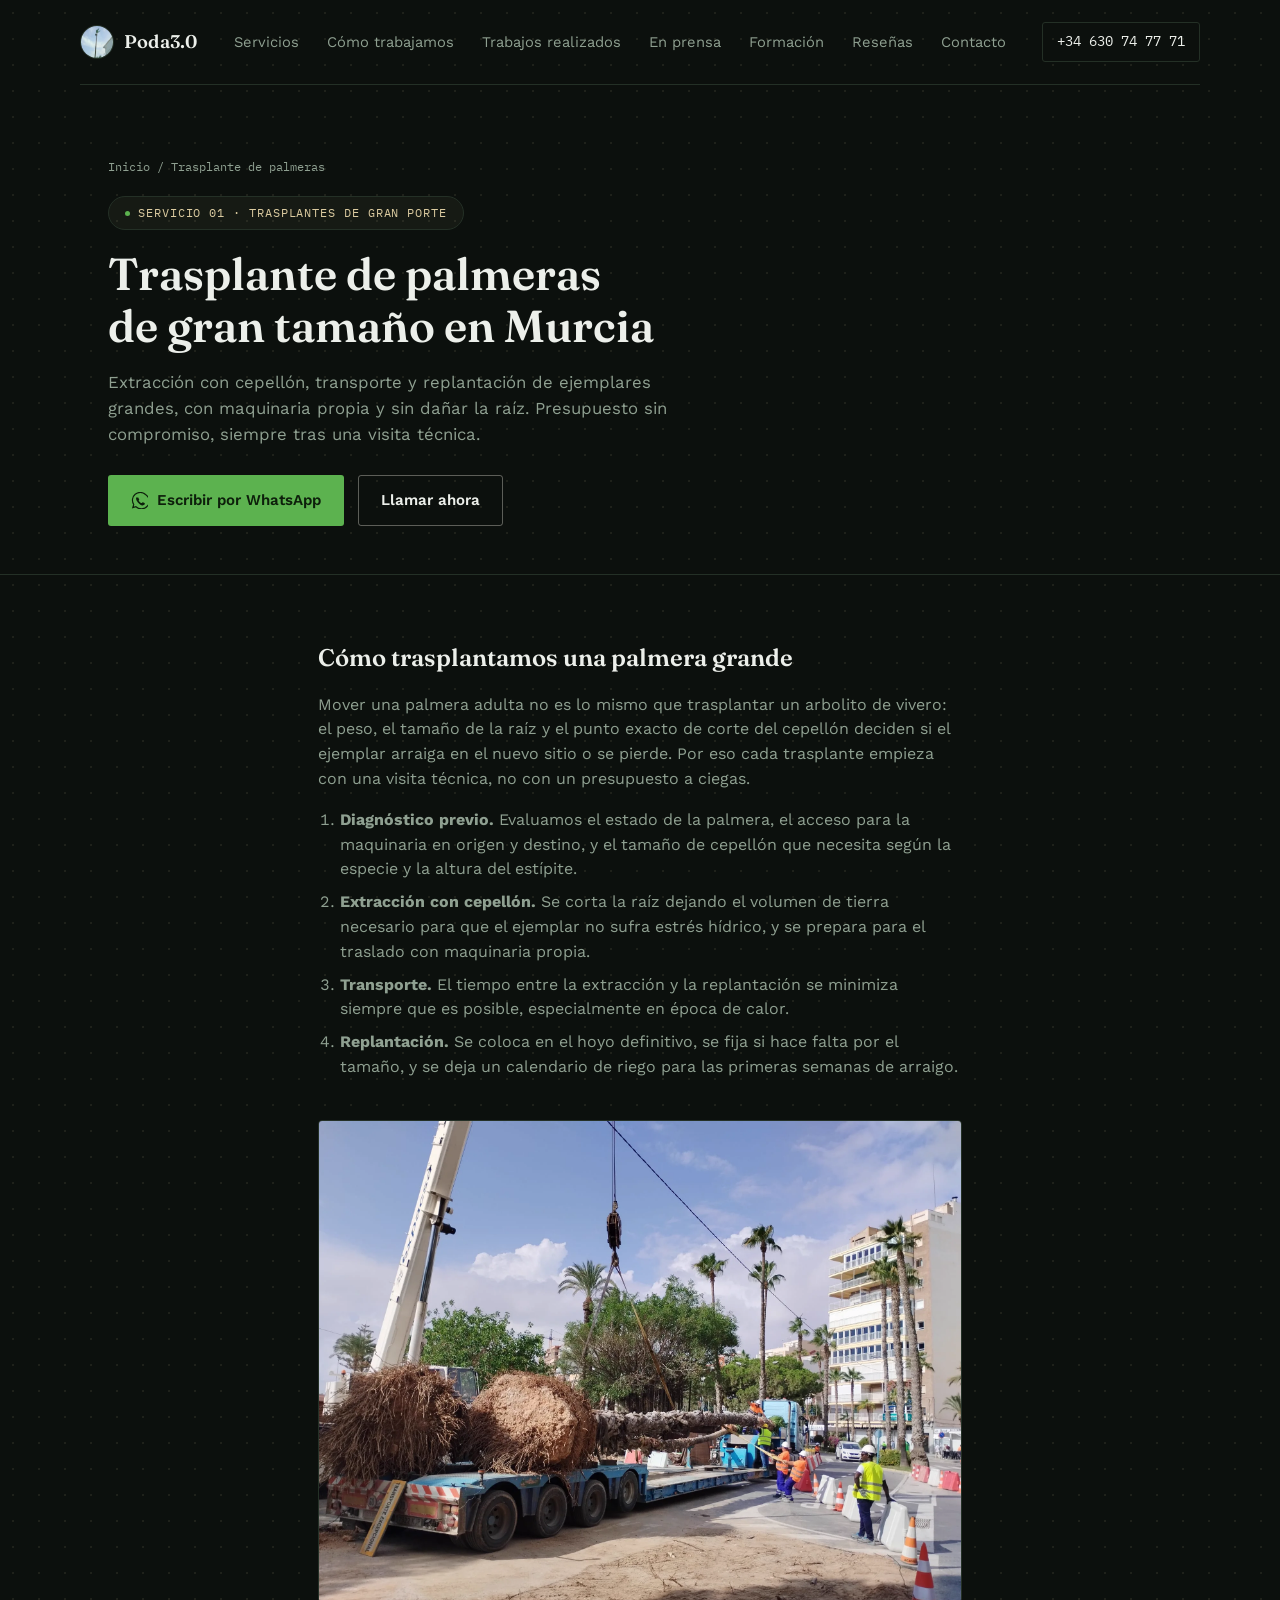
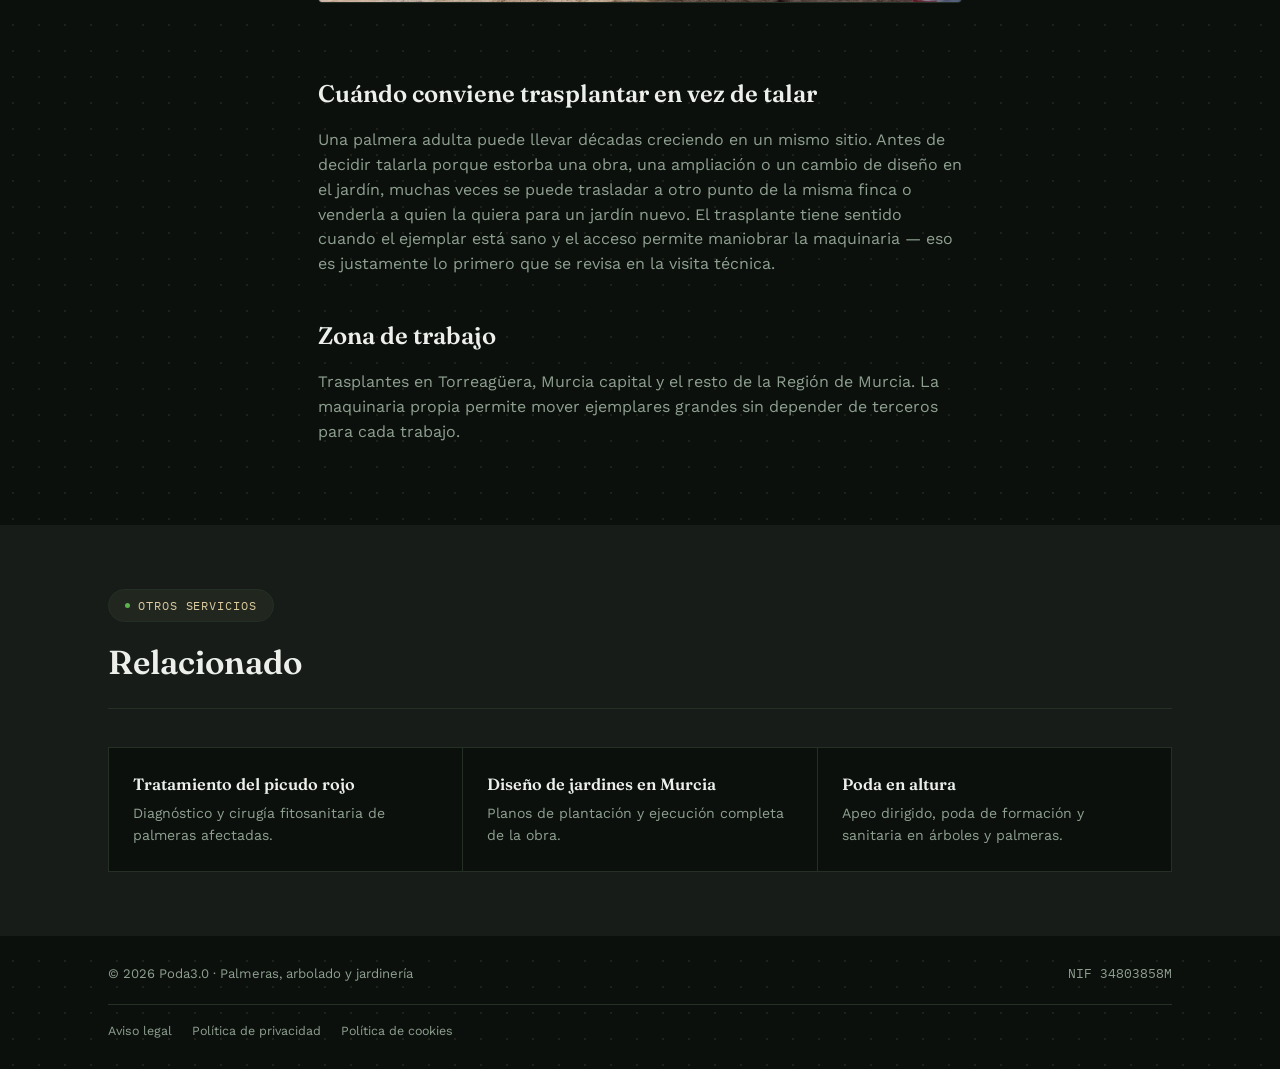
<file: trasplante-palmeras-murcia.html>
<!DOCTYPE html>
<html lang="es">
<head>
<meta charset="UTF-8">
<meta name="viewport" content="width=device-width, initial-scale=1.0">
<title>Trasplante de Palmeras en Murcia | Poda3.0</title>
<meta name="description" content="Trasplante de palmeras de gran tamaño en Murcia con maquinaria propia: extracción con cepellón, transporte y replantación. Presupuesto sin compromiso.">
<link rel="canonical" href="https://poda3.com/trasplante-palmeras-murcia.html">
<meta property="og:type" content="website">
<meta property="og:locale" content="es_ES">
<meta property="og:url" content="https://poda3.com/trasplante-palmeras-murcia.html">
<meta property="og:title" content="Trasplante de Palmeras en Murcia | Poda3.0">
<meta property="og:description" content="Trasplante de palmeras de gran tamaño en Murcia con maquinaria propia: extracción con cepellón, transporte y replantación.">
<meta property="og:image" content="https://poda3.com/fotos/victor-arce-trepa-palmera-murcia.webp">
<meta name="twitter:card" content="summary_large_image">
<meta name="twitter:title" content="Trasplante de Palmeras en Murcia | Poda3.0">
<meta name="twitter:description" content="Trasplante de palmeras de gran tamaño en Murcia con maquinaria propia: extracción con cepellón, transporte y replantación.">
<meta name="twitter:image" content="https://poda3.com/fotos/victor-arce-trepa-palmera-murcia.webp">
<link rel="icon" href="fotos/logo-poda3.webp" type="image/png">
<link rel="preconnect" href="https://fonts.googleapis.com">
<link rel="preconnect" href="https://fonts.gstatic.com" crossorigin>
<link href="https://fonts.googleapis.com/css2?family=Fraunces:ital,opsz,wght@0,9..144,400;0,9..144,500;0,9..144,600;1,9..144,500&family=Work+Sans:wght@400;500;600&family=IBM+Plex+Mono:wght@400;500&display=swap" rel="stylesheet">
<link rel="stylesheet" href="styles.css">
<script type="application/ld+json">
{
  "@context": "https://schema.org",
  "@type": "Service",
  "serviceType": "Trasplante de palmeras",
  "provider": {
    "@type": "LocalBusiness",
    "name": "Poda3.0",
    "url": "https://poda3.com/",
    "telephone": "+34630747771",
    "address": {
      "@type": "PostalAddress",
      "addressLocality": "Torreagüera",
      "addressRegion": "Murcia",
      "addressCountry": "ES"
    }
  },
  "areaServed": ["Torreagüera", "Murcia", "Región de Murcia"],
  "url": "https://poda3.com/trasplante-palmeras-murcia.html"
}
</script>
</head>
<body>

<svg width="0" height="0" style="position:absolute" aria-hidden="true">
  <defs>
    <symbol id="ico-palm" viewBox="0 0 60 70">
      <path d="M30 68V34" stroke="currentColor" stroke-width="2" stroke-linecap="round" fill="none"/>
      <path d="M30 34c0 0-14-2-18-14 14-2 18 14 18 14Z" fill="currentColor"/>
      <path d="M30 34c0 0 14-2 18-14-14-2-18 14-18 14Z" fill="currentColor"/>
      <path d="M30 38c0 0-16 1-22-9 15-3 22 9 22 9Z" fill="currentColor" opacity="0.85"/>
      <path d="M30 38c0 0 16 1 22-9-15-3-22 9-22 9Z" fill="currentColor" opacity="0.85"/>
      <path d="M30 30c0 0-4-10 2-18 6 8 2 18 2 18Z" fill="currentColor" opacity="0.9"/>
    </symbol>
    <symbol id="ico-tree" viewBox="0 0 60 70">
      <path d="M30 68V42" stroke="currentColor" stroke-width="2" stroke-linecap="round" fill="none"/>
      <circle cx="30" cy="26" r="17" fill="currentColor"/>
    </symbol>
  </defs>
</svg>

<header>
  <div class="wrap nav">
    <a class="brand" href="/">
      <img class="brand-mark" src="fotos/logo-poda3.webp" alt="Poda3.0">
      <span class="brand-name">Poda3.0</span>
    </a>
    <ul class="nav-links" id="navLinks">
      <li><a href="/#servicios">Servicios</a></li>
      <li><a href="/#proceso">Cómo trabajamos</a></li>
      <li><a href="/#galeria">Trabajos realizados</a></li>
      <li><a href="/#prensa">En prensa</a></li>
      <li><a href="/#formacion">Formación</a></li>
      <li><a href="/#resenas">Reseñas</a></li>
      <li><a href="/#contacto">Contacto</a></li>
    </ul>
    <a class="nav-phone" href="tel:+34630747771">+34 630 74 77 71</a>
    <button class="nav-toggle" id="navToggle" type="button" aria-label="Abrir menú" aria-expanded="false" aria-controls="navLinks">
      <svg class="icon-open" viewBox="0 0 20 20" fill="none"><path d="M3 5h14M3 10h14M3 15h14" stroke="currentColor" stroke-width="1.6" stroke-linecap="round"/></svg>
      <svg class="icon-close" viewBox="0 0 20 20" fill="none"><path d="M4 4l12 12M16 4L4 16" stroke="currentColor" stroke-width="1.6" stroke-linecap="round"/></svg>
    </button>
  </div>
</header>

<main>
  <section class="page-hero">
    <div class="wrap">
      <div class="breadcrumbs"><a href="/">Inicio</a> / Trasplante de palmeras</div>
      <span class="eyebrow">Servicio 01 · Trasplantes de gran porte</span>
      <h1>Trasplante de palmeras de gran tamaño en Murcia</h1>
      <p class="lede">Extracción con cepellón, transporte y replantación de ejemplares grandes, con maquinaria propia y sin dañar la raíz. Presupuesto sin compromiso, siempre tras una visita técnica.</p>
      <div class="hero-ctas" style="margin-top:28px;">
        <a class="btn btn-primary" href="https://wa.me/34630747771?text=Hola%2C%20quer%C3%ADa%20consultar%20sobre%20trasplante%20de%20palmeras" target="_blank" rel="noopener">
          <svg width="17" height="17" viewBox="0 0 24 24" fill="none"><path d="M20.5 3.5A11 11 0 0 0 3.9 17.7L2.5 22l4.4-1.4A11 11 0 1 0 20.5 3.5Z" stroke="currentColor" stroke-width="1.6"/><path d="M8.3 8.6c.3-.7.6-.7.9-.7h.7c.2 0 .5 0 .7.5.3.6.9 2 1 2.1.1.2.1.4 0 .6-.2.3-.3.4-.5.6-.2.2-.4.4-.2.8.3.5 1 1.4 2.1 2.2 1.4 1 2 1.1 2.3.9.3-.2.5-.5.8-.8.2-.2.4-.3.7-.2.3.1 1.8.9 2.1 1 .3.2.5.3.6.4.1.2.1 1-.3 1.6-.4.6-1.9 1.3-2.7 1.3-.7 0-2.6-.3-4.9-2.4-2.8-2.5-3.9-4.9-4-5.3-.1-.3-.6-1.4-.4-2.6.1-.5.3-.9.7-1.5Z" fill="currentColor"/></svg>
          Escribir por WhatsApp
        </a>
        <a class="btn btn-ghost" href="tel:+34630747771">Llamar ahora</a>
      </div>
    </div>
  </section>

  <section>
    <div class="wrap page-content">
      <h2>Cómo trasplantamos una palmera grande</h2>
      <p>Mover una palmera adulta no es lo mismo que trasplantar un arbolito de vivero: el peso, el tamaño de la raíz y el punto exacto de corte del cepellón deciden si el ejemplar arraiga en el nuevo sitio o se pierde. Por eso cada trasplante empieza con una visita técnica, no con un presupuesto a ciegas.</p>
      <ol>
        <li><strong>Diagnóstico previo.</strong> Evaluamos el estado de la palmera, el acceso para la maquinaria en origen y destino, y el tamaño de cepellón que necesita según la especie y la altura del estípite.</li>
        <li><strong>Extracción con cepellón.</strong> Se corta la raíz dejando el volumen de tierra necesario para que el ejemplar no sufra estrés hídrico, y se prepara para el traslado con maquinaria propia.</li>
        <li><strong>Transporte.</strong> El tiempo entre la extracción y la replantación se minimiza siempre que es posible, especialmente en época de calor.</li>
        <li><strong>Replantación.</strong> Se coloca en el hoyo definitivo, se fija si hace falta por el tamaño, y se deja un calendario de riego para las primeras semanas de arraigo.</li>
      </ol>

      <img src="fotos/trasplante-palmera.webp" alt="Traslado de una palmera de gran tamaño con cepellón, cargada en camión con grúa" loading="lazy">

      <h2>Cuándo conviene trasplantar en vez de talar</h2>
      <p>Una palmera adulta puede llevar décadas creciendo en un mismo sitio. Antes de decidir talarla porque estorba una obra, una ampliación o un cambio de diseño en el jardín, muchas veces se puede trasladar a otro punto de la misma finca o venderla a quien la quiera para un jardín nuevo. El trasplante tiene sentido cuando el ejemplar está sano y el acceso permite maniobrar la maquinaria — eso es justamente lo primero que se revisa en la visita técnica.</p>

      <h2>Zona de trabajo</h2>
      <p>Trasplantes en Torreagüera, Murcia capital y el resto de la Región de Murcia. La maquinaria propia permite mover ejemplares grandes sin depender de terceros para cada trabajo.</p>
    </div>
  </section>

  <section class="related-pages">
    <div class="wrap">
      <div class="section-head">
        <div>
          <span class="eyebrow">Otros servicios</span>
          <h2>Relacionado</h2>
        </div>
      </div>
      <div class="related-pages-grid">
        <a class="related-page-card" href="tratamiento-picudo-rojo-murcia.html">
          <h3>Tratamiento del picudo rojo</h3>
          <p>Diagnóstico y cirugía fitosanitaria de palmeras afectadas.</p>
        </a>
        <a class="related-page-card" href="diseno-jardines-murcia.html">
          <h3>Diseño de jardines en Murcia</h3>
          <p>Planos de plantación y ejecución completa de la obra.</p>
        </a>
        <a class="related-page-card" href="poda-altura-murcia.html">
          <h3>Poda en altura</h3>
          <p>Apeo dirigido, poda de formación y sanitaria en árboles y palmeras.</p>
        </a>
      </div>
    </div>
  </section>
</main>

<div class="wrap">
  <footer class="site-footer">
    <span>© 2026 Poda3.0 · Palmeras, arbolado y jardinería</span>
    <span class="mono">NIF 34803858M</span>
  </footer>
  <div class="footer-legal">
    <a href="aviso-legal.html">Aviso legal</a>
    <a href="politica-privacidad.html">Política de privacidad</a>
    <a href="politica-cookies.html">Política de cookies</a>
  </div>
</div>

<script>
(function(){
  var btn = document.getElementById('navToggle');
  var menu = document.getElementById('navLinks');
  if (!btn || !menu) return;
  btn.addEventListener('click', function(){
    var open = menu.classList.toggle('is-open');
    btn.setAttribute('aria-expanded', open ? 'true' : 'false');
  });
  menu.querySelectorAll('a').forEach(function(a){
    a.addEventListener('click', function(){
      menu.classList.remove('is-open');
      btn.setAttribute('aria-expanded', 'false');
    });
  });
})();
</script>
</body>
</html>
</file>
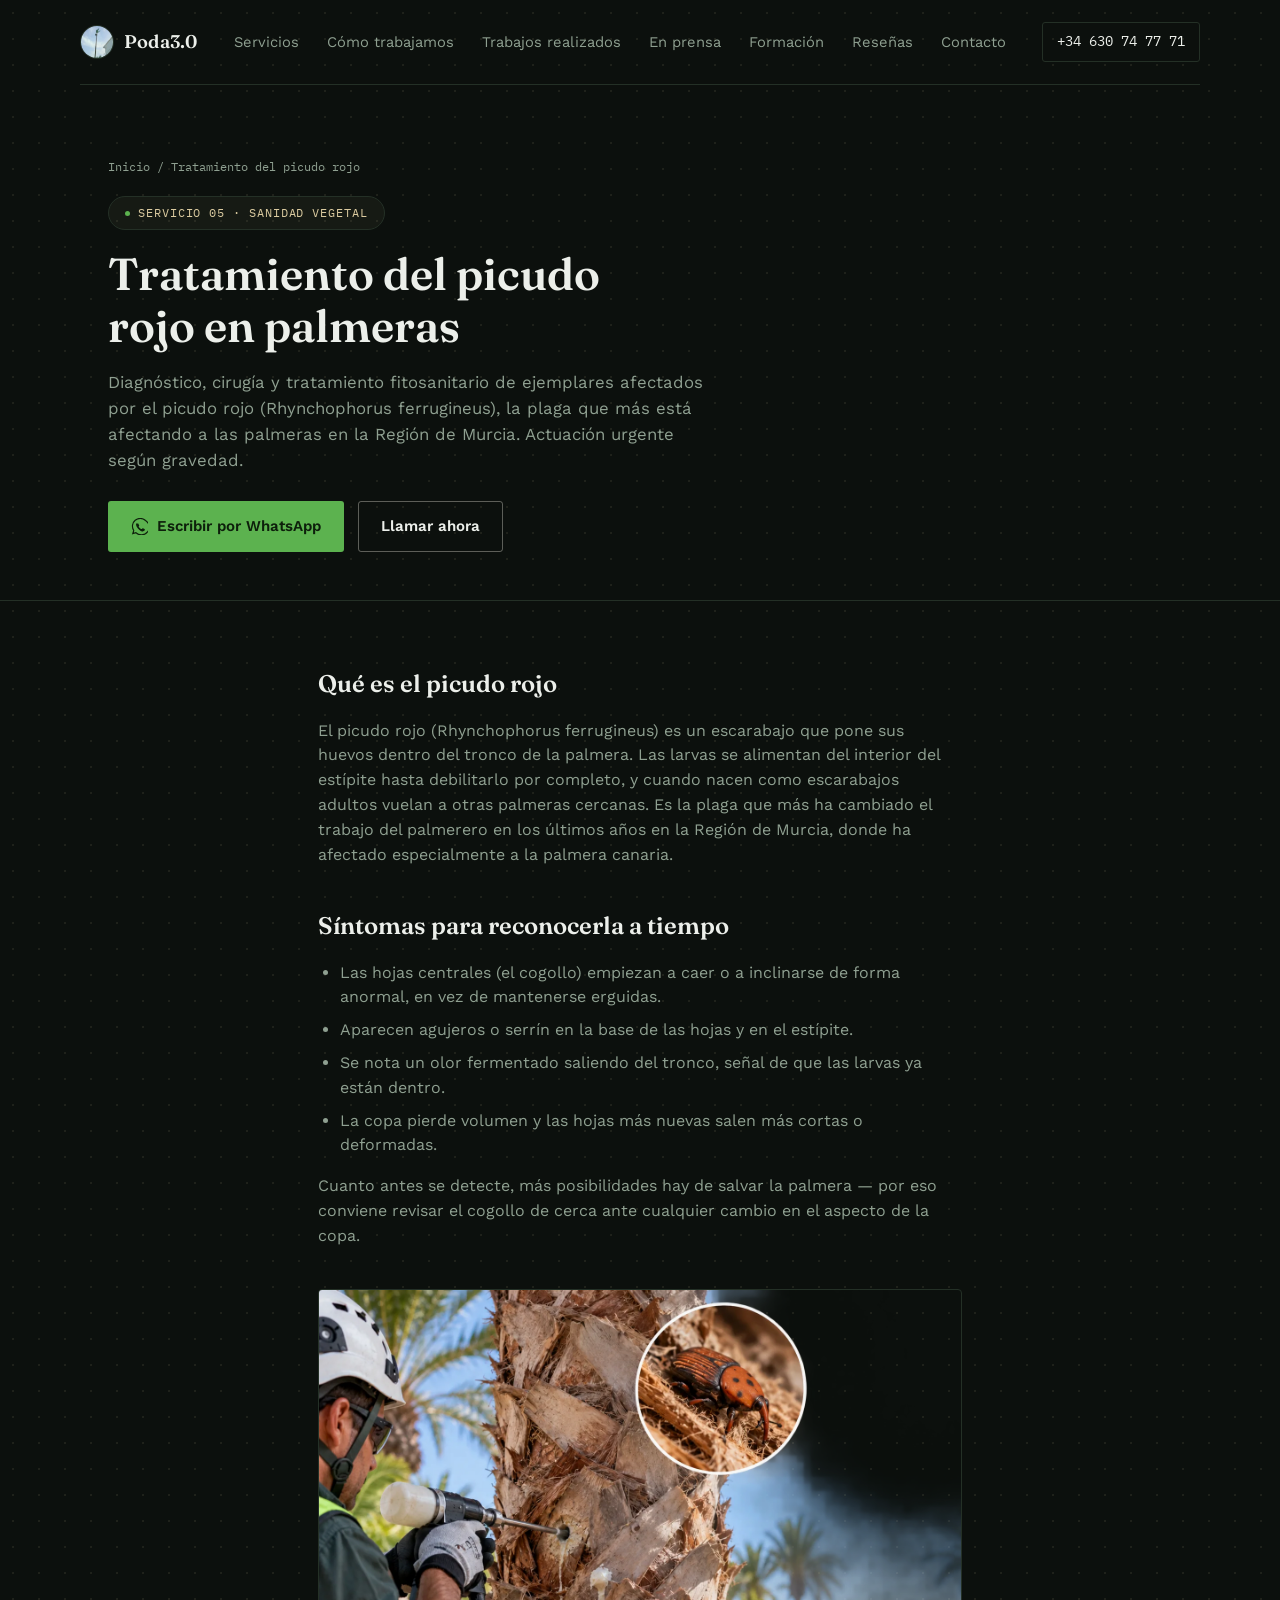
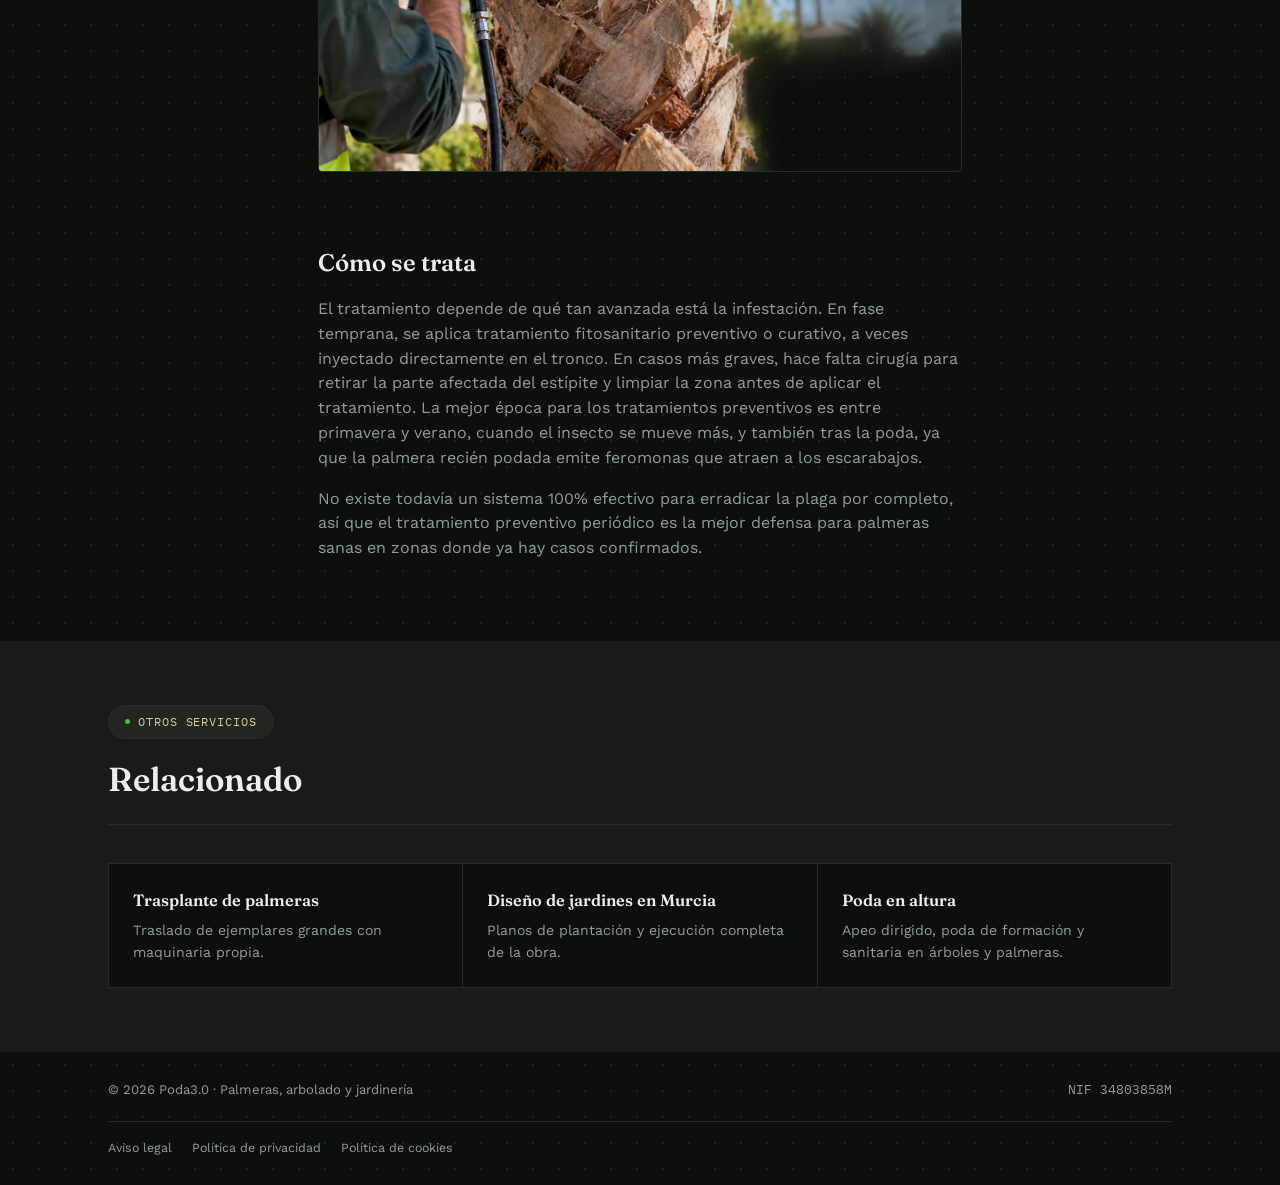
<file: tratamiento-picudo-rojo-murcia.html>
<!DOCTYPE html>
<html lang="es">
<head>
<meta charset="UTF-8">
<meta name="viewport" content="width=device-width, initial-scale=1.0">
<title>Tratamiento del Picudo Rojo en Palmeras | Murcia</title>
<meta name="description" content="Diagnóstico, cirugía y tratamiento fitosanitario contra el picudo rojo (Rhynchophorus ferrugineus) en palmeras de Murcia. Actuación urgente según gravedad.">
<link rel="canonical" href="https://poda3.com/tratamiento-picudo-rojo-murcia.html">
<meta property="og:type" content="website">
<meta property="og:locale" content="es_ES">
<meta property="og:url" content="https://poda3.com/tratamiento-picudo-rojo-murcia.html">
<meta property="og:title" content="Tratamiento del Picudo Rojo en Palmeras | Murcia">
<meta property="og:description" content="Diagnóstico, cirugía y tratamiento fitosanitario contra el picudo rojo (Rhynchophorus ferrugineus) en palmeras de Murcia.">
<meta property="og:image" content="https://poda3.com/fotos/victor-arce-trepa-palmera-murcia.webp">
<meta name="twitter:card" content="summary_large_image">
<meta name="twitter:title" content="Tratamiento del Picudo Rojo en Palmeras | Murcia">
<meta name="twitter:description" content="Diagnóstico, cirugía y tratamiento fitosanitario contra el picudo rojo (Rhynchophorus ferrugineus) en palmeras de Murcia.">
<meta name="twitter:image" content="https://poda3.com/fotos/victor-arce-trepa-palmera-murcia.webp">
<link rel="icon" href="fotos/logo-poda3.webp" type="image/png">
<link rel="preconnect" href="https://fonts.googleapis.com">
<link rel="preconnect" href="https://fonts.gstatic.com" crossorigin>
<link href="https://fonts.googleapis.com/css2?family=Fraunces:ital,opsz,wght@0,9..144,400;0,9..144,500;0,9..144,600;1,9..144,500&family=Work+Sans:wght@400;500;600&family=IBM+Plex+Mono:wght@400;500&display=swap" rel="stylesheet">
<link rel="stylesheet" href="styles.css">
<script type="application/ld+json">
{
  "@context": "https://schema.org",
  "@type": "Service",
  "serviceType": "Tratamiento del picudo rojo",
  "provider": {
    "@type": "LocalBusiness",
    "name": "Poda3.0",
    "url": "https://poda3.com/",
    "telephone": "+34630747771",
    "address": {
      "@type": "PostalAddress",
      "addressLocality": "Torreagüera",
      "addressRegion": "Murcia",
      "addressCountry": "ES"
    }
  },
  "areaServed": ["Torreagüera", "Murcia", "Región de Murcia"],
  "url": "https://poda3.com/tratamiento-picudo-rojo-murcia.html"
}
</script>
</head>
<body>

<svg width="0" height="0" style="position:absolute" aria-hidden="true">
  <defs>
    <symbol id="ico-palm" viewBox="0 0 60 70">
      <path d="M30 68V34" stroke="currentColor" stroke-width="2" stroke-linecap="round" fill="none"/>
      <path d="M30 34c0 0-14-2-18-14 14-2 18 14 18 14Z" fill="currentColor"/>
      <path d="M30 34c0 0 14-2 18-14-14-2-18 14-18 14Z" fill="currentColor"/>
      <path d="M30 38c0 0-16 1-22-9 15-3 22 9 22 9Z" fill="currentColor" opacity="0.85"/>
      <path d="M30 38c0 0 16 1 22-9-15-3-22 9-22 9Z" fill="currentColor" opacity="0.85"/>
      <path d="M30 30c0 0-4-10 2-18 6 8 2 18 2 18Z" fill="currentColor" opacity="0.9"/>
    </symbol>
    <symbol id="ico-tree" viewBox="0 0 60 70">
      <path d="M30 68V42" stroke="currentColor" stroke-width="2" stroke-linecap="round" fill="none"/>
      <circle cx="30" cy="26" r="17" fill="currentColor"/>
    </symbol>
  </defs>
</svg>

<header>
  <div class="wrap nav">
    <a class="brand" href="/">
      <img class="brand-mark" src="fotos/logo-poda3.webp" alt="Poda3.0">
      <span class="brand-name">Poda3.0</span>
    </a>
    <ul class="nav-links" id="navLinks">
      <li><a href="/#servicios">Servicios</a></li>
      <li><a href="/#proceso">Cómo trabajamos</a></li>
      <li><a href="/#galeria">Trabajos realizados</a></li>
      <li><a href="/#prensa">En prensa</a></li>
      <li><a href="/#formacion">Formación</a></li>
      <li><a href="/#resenas">Reseñas</a></li>
      <li><a href="/#contacto">Contacto</a></li>
    </ul>
    <a class="nav-phone" href="tel:+34630747771">+34 630 74 77 71</a>
    <button class="nav-toggle" id="navToggle" type="button" aria-label="Abrir menú" aria-expanded="false" aria-controls="navLinks">
      <svg class="icon-open" viewBox="0 0 20 20" fill="none"><path d="M3 5h14M3 10h14M3 15h14" stroke="currentColor" stroke-width="1.6" stroke-linecap="round"/></svg>
      <svg class="icon-close" viewBox="0 0 20 20" fill="none"><path d="M4 4l12 12M16 4L4 16" stroke="currentColor" stroke-width="1.6" stroke-linecap="round"/></svg>
    </button>
  </div>
</header>

<main>
  <section class="page-hero">
    <div class="wrap">
      <div class="breadcrumbs"><a href="/">Inicio</a> / Tratamiento del picudo rojo</div>
      <span class="eyebrow">Servicio 05 · Sanidad vegetal</span>
      <h1>Tratamiento del picudo rojo en palmeras</h1>
      <p class="lede">Diagnóstico, cirugía y tratamiento fitosanitario de ejemplares afectados por el picudo rojo (Rhynchophorus ferrugineus), la plaga que más está afectando a las palmeras en la Región de Murcia. Actuación urgente según gravedad.</p>
      <div class="hero-ctas" style="margin-top:28px;">
        <a class="btn btn-primary" href="https://wa.me/34630747771?text=Hola%2C%20tengo%20una%20palmera%20que%20creo%20que%20tiene%20picudo%20rojo" target="_blank" rel="noopener">
          <svg width="17" height="17" viewBox="0 0 24 24" fill="none"><path d="M20.5 3.5A11 11 0 0 0 3.9 17.7L2.5 22l4.4-1.4A11 11 0 1 0 20.5 3.5Z" stroke="currentColor" stroke-width="1.6"/><path d="M8.3 8.6c.3-.7.6-.7.9-.7h.7c.2 0 .5 0 .7.5.3.6.9 2 1 2.1.1.2.1.4 0 .6-.2.3-.3.4-.5.6-.2.2-.4.4-.2.8.3.5 1 1.4 2.1 2.2 1.4 1 2 1.1 2.3.9.3-.2.5-.5.8-.8.2-.2.4-.3.7-.2.3.1 1.8.9 2.1 1 .3.2.5.3.6.4.1.2.1 1-.3 1.6-.4.6-1.9 1.3-2.7 1.3-.7 0-2.6-.3-4.9-2.4-2.8-2.5-3.9-4.9-4-5.3-.1-.3-.6-1.4-.4-2.6.1-.5.3-.9.7-1.5Z" fill="currentColor"/></svg>
          Escribir por WhatsApp
        </a>
        <a class="btn btn-ghost" href="tel:+34630747771">Llamar ahora</a>
      </div>
    </div>
  </section>

  <section>
    <div class="wrap page-content">
      <h2>Qué es el picudo rojo</h2>
      <p>El picudo rojo (Rhynchophorus ferrugineus) es un escarabajo que pone sus huevos dentro del tronco de la palmera. Las larvas se alimentan del interior del estípite hasta debilitarlo por completo, y cuando nacen como escarabajos adultos vuelan a otras palmeras cercanas. Es la plaga que más ha cambiado el trabajo del palmerero en los últimos años en la Región de Murcia, donde ha afectado especialmente a la palmera canaria.</p>

      <h2>Síntomas para reconocerla a tiempo</h2>
      <ul>
        <li>Las hojas centrales (el cogollo) empiezan a caer o a inclinarse de forma anormal, en vez de mantenerse erguidas.</li>
        <li>Aparecen agujeros o serrín en la base de las hojas y en el estípite.</li>
        <li>Se nota un olor fermentado saliendo del tronco, señal de que las larvas ya están dentro.</li>
        <li>La copa pierde volumen y las hojas más nuevas salen más cortas o deformadas.</li>
      </ul>
      <p>Cuanto antes se detecte, más posibilidades hay de salvar la palmera — por eso conviene revisar el cogollo de cerca ante cualquier cambio en el aspecto de la copa.</p>

      <img src="fotos/tratamiento-picudo.webp" alt="Aplicación de tratamiento fitosanitario inyectado en el tronco de una palmera, con detalle del picudo rojo" loading="lazy">

      <h2>Cómo se trata</h2>
      <p>El tratamiento depende de qué tan avanzada está la infestación. En fase temprana, se aplica tratamiento fitosanitario preventivo o curativo, a veces inyectado directamente en el tronco. En casos más graves, hace falta cirugía para retirar la parte afectada del estípite y limpiar la zona antes de aplicar el tratamiento. La mejor época para los tratamientos preventivos es entre primavera y verano, cuando el insecto se mueve más, y también tras la poda, ya que la palmera recién podada emite feromonas que atraen a los escarabajos.</p>
      <p>No existe todavía un sistema 100% efectivo para erradicar la plaga por completo, así que el tratamiento preventivo periódico es la mejor defensa para palmeras sanas en zonas donde ya hay casos confirmados.</p>
    </div>
  </section>

  <section class="related-pages">
    <div class="wrap">
      <div class="section-head">
        <div>
          <span class="eyebrow">Otros servicios</span>
          <h2>Relacionado</h2>
        </div>
      </div>
      <div class="related-pages-grid">
        <a class="related-page-card" href="trasplante-palmeras-murcia.html">
          <h3>Trasplante de palmeras</h3>
          <p>Traslado de ejemplares grandes con maquinaria propia.</p>
        </a>
        <a class="related-page-card" href="diseno-jardines-murcia.html">
          <h3>Diseño de jardines en Murcia</h3>
          <p>Planos de plantación y ejecución completa de la obra.</p>
        </a>
        <a class="related-page-card" href="poda-altura-murcia.html">
          <h3>Poda en altura</h3>
          <p>Apeo dirigido, poda de formación y sanitaria en árboles y palmeras.</p>
        </a>
      </div>
    </div>
  </section>
</main>

<div class="wrap">
  <footer class="site-footer">
    <span>© 2026 Poda3.0 · Palmeras, arbolado y jardinería</span>
    <span class="mono">NIF 34803858M</span>
  </footer>
  <div class="footer-legal">
    <a href="aviso-legal.html">Aviso legal</a>
    <a href="politica-privacidad.html">Política de privacidad</a>
    <a href="politica-cookies.html">Política de cookies</a>
  </div>
</div>

<script>
(function(){
  var btn = document.getElementById('navToggle');
  var menu = document.getElementById('navLinks');
  if (!btn || !menu) return;
  btn.addEventListener('click', function(){
    var open = menu.classList.toggle('is-open');
    btn.setAttribute('aria-expanded', open ? 'true' : 'false');
  });
  menu.querySelectorAll('a').forEach(function(a){
    a.addEventListener('click', function(){
      menu.classList.remove('is-open');
      btn.setAttribute('aria-expanded', 'false');
    });
  });
})();
</script>
</body>
</html>
</file>
<file: styles.css>
:root{
    --paper:#0C100D;
    --paper-raised:#171C18;
    --ink:#ECEFEA;
    --ink-soft:#8FA091;
    --moss-900:#080B08;
    --moss-700:#2F5C3A;
    --moss-600:#3C7A48;
    --sage-300:#7FBF8C;
    --ochre-500:#5CB24F;
    --ochre-600:#468C3C;
    --gold-400:#DBCBA0;
    --line:#243026;
    --shadow:rgba(0,0,0,0.5);
    --on-moss-ink:#ECEFEA;
    --on-moss-soft:#9BB39F;
    color-scheme: dark;
  }

  *{box-sizing:border-box;}
  html,body{ margin:0; padding:0; overflow-x:hidden; max-width:100%; }
  body{
    background-color:var(--paper);
    background-image:radial-gradient(rgba(219,203,160,0.09) 1px, transparent 1.2px);
    background-size:26px 26px;
    color:var(--ink);
    font-family:'Work Sans', ui-sans-serif, system-ui, sans-serif;
    line-height:1.55;
  }
  h1,h2,h3{
    font-family:'Fraunces', Georgia, 'Times New Roman', serif;
    font-weight:600;
    color:var(--ink);
    text-wrap:balance;
    margin:0;
  }
  .mono{
    font-family:'IBM Plex Mono', ui-monospace, Menlo, monospace;
  }
  a{color:inherit;}
  img{max-width:100%;}
  .wrap{
    max-width:1120px;
    margin:0 auto;
    padding:0 28px;
  }
  @media (max-width:640px){ .wrap{padding:0 20px;} }

  :focus-visible{
    outline:2px solid var(--ochre-500);
    outline-offset:3px;
  }

  @media (prefers-reduced-motion: reduce){
    *{animation-duration:0.001ms !important; transition-duration:0.001ms !important;}
  }

  /* ---------- ambient floating foliage ---------- */
  @keyframes drift{
    0%   { transform:translateY(0) rotate(0deg); }
    50%  { transform:translateY(-16px) rotate(2.5deg); }
    100% { transform:translateY(0) rotate(0deg); }
  }
  .bg-decor{
    position:absolute;
    inset:0;
    overflow:hidden;
    pointer-events:none;
    z-index:-1;
  }
  .bg-decor svg{
    position:absolute;
    color:var(--sage-300);
    animation:drift ease-in-out infinite;
    transform-origin:50% 100%;
  }
  .bg-decor svg.tree{ color:var(--moss-600); }

  /* ---------- header ---------- */
  header{
    position:relative;
    z-index:5;
  }
  .nav{
    display:flex;
    align-items:center;
    justify-content:space-between;
    flex-wrap:wrap;
    row-gap:10px;
    gap:20px;
    padding:22px 0;
    border-bottom:1px solid var(--line);
  }
  @media (max-width:640px){ .nav{ padding:14px 0; } }
  .brand{
    display:flex;
    align-items:center;
    gap:10px;
    text-decoration:none;
  }
  .brand-mark{
    width:34px;height:34px;flex:none;
    border-radius:50%;
    object-fit:cover;
    object-position:50% 22%;
    border:1px solid var(--line);
  }
  .brand-name{
    font-family:'Fraunces', serif;
    font-weight:600;
    font-size:1.15rem;
    letter-spacing:0.01em;
    color:var(--ink);
  }
  .nav-links{
    display:flex;
    gap:28px;
    list-style:none;
    margin:0;
    padding:0;
    font-size:0.92rem;
  }
  .nav-links a{
    text-decoration:none;
    color:var(--ink-soft);
    border-bottom:1px solid transparent;
    padding-bottom:2px;
    transition:color .15s ease, border-color .15s ease;
  }
  .nav-links a:hover{ color:var(--ink); border-color:var(--ochre-500); }
  .nav-toggle{
    display:none;
    align-items:center;
    justify-content:center;
    width:38px;height:38px;
    flex:none;
    border:1px solid var(--line);
    border-radius:3px;
    background:transparent;
    color:var(--ink);
    cursor:pointer;
  }
  .nav-toggle svg{ width:18px; height:18px; }
  .nav-toggle .icon-close{ display:none; }
  .nav-toggle[aria-expanded="true"] .icon-open{ display:none; }
  .nav-toggle[aria-expanded="true"] .icon-close{ display:block; }
  @media (max-width:760px){
    .nav-links{
      display:none;
      position:absolute;
      top:100%;
      left:0;
      right:0;
      flex-direction:column;
      gap:0;
      background:var(--paper);
      border-bottom:1px solid var(--line);
      padding:6px 0;
      box-shadow:0 16px 28px rgba(0,0,0,0.4);
    }
    .nav-links.is-open{ display:flex; }
    .nav-links li{ border-top:1px solid var(--line); }
    .nav-links li:first-child{ border-top:none; }
    .nav-links a{
      display:block;
      padding:15px 28px;
    }
    .nav-links a:hover{ background:var(--paper-raised); }
    .nav-toggle{ display:inline-flex; }
  }
  .nav-phone{
    font-family:'IBM Plex Mono', monospace;
    font-size:0.88rem;
    text-decoration:none;
    color:var(--ink);
    border:1px solid var(--line);
    padding:8px 14px;
    border-radius:3px;
    white-space:nowrap;
    transition:border-color .15s ease, background .15s ease;
  }
  @media (max-width:400px){
    .nav-phone{ font-size:0.74rem; padding:7px 10px; }
  }
  .nav-phone:hover{ border-color:var(--ochre-500); background:var(--paper-raised); }

  /* ---------- hero ---------- */
  .hero{
    position:relative;
    color:var(--on-moss-ink);
    padding:96px 0;
    overflow:hidden;
    min-height:520px;
    display:flex;
    align-items:center;
    background:
      linear-gradient(100deg, rgba(15,24,15,0.94) 0%, rgba(15,24,15,0.86) 32%, rgba(15,24,15,0.55) 62%, rgba(15,24,15,0.25) 100%),
      url('fotos/apeo-dirigido-pino-murcia.webp');
    background-size:cover;
    background-position:center 12%;
  }
  .hero-inner{
    max-width:640px;
  }
  @media (max-width:640px){ .hero{ padding:52px 0; min-height:auto; } }
  .eyebrow{
    display:inline-flex;
    align-items:center;
    gap:8px;
    font-family:'IBM Plex Mono', monospace;
    font-size:0.72rem;
    letter-spacing:0.08em;
    text-transform:uppercase;
    color:var(--gold-400);
    margin-bottom:18px;
    padding:7px 16px;
    border:1px solid var(--line);
    border-radius:999px;
    background:rgba(219,203,160,0.05);
  }
  .eyebrow::before{
    content:"";
    width:5px;height:5px;
    border-radius:50%;
    background:var(--ochre-500);
    flex:none;
  }
  .section-head .eyebrow{ margin-bottom:14px; }
  .hero h1{
    font-size:clamp(1.85rem, 7.2vw, 3.4rem);
    line-height:1.12;
    color:var(--on-moss-ink);
  }
  .hero h1 em{
    font-style:italic;
    color:var(--ochre-500);
    font-weight:500;
  }
  .hero-subtitle{
    margin:14px 0 0;
    font-family:'Fraunces', serif;
    font-style:italic;
    font-weight:500;
    font-size:1.1rem;
    color:var(--gold-400);
  }
  .hero p.lede{
    margin:16px 0 0;
    max-width:46ch;
    font-size:1.08rem;
    color:var(--on-moss-soft);
  }
  @media (max-width:640px){
    .eyebrow{ font-size:0.62rem; padding:5px 12px; margin-bottom:14px; }
    .hero p.lede{ font-size:0.92rem; }
  }
  .hero-ctas{
    display:flex;
    flex-wrap:wrap;
    gap:14px;
    margin-top:32px;
  }
  .btn{
    display:inline-flex;
    align-items:center;
    gap:9px;
    font-family:'Work Sans', sans-serif;
    font-weight:600;
    font-size:0.94rem;
    padding:13px 22px;
    border-radius:3px;
    text-decoration:none;
    border:1px solid transparent;
    cursor:pointer;
    transition:transform .15s ease, background .15s ease, border-color .15s ease;
  }
  .btn:hover{ transform:translateY(-1px); }
  .btn-primary{
    background:var(--ochre-500);
    color:#0D1F0B;
  }
  .btn-primary:hover{ background:var(--ochre-600); }
  .btn-ghost{
    border-color:rgba(243,241,230,0.35);
    color:var(--on-moss-ink);
  }
  .btn-ghost:hover{ border-color:var(--sage-300); }

  .hero-stats{
    display:flex;
    gap:34px;
    margin-top:46px;
    padding-top:24px;
    border-top:1px solid rgba(243,241,230,0.16);
  }
  @media (max-width:640px){
    .hero-ctas{ margin-top:22px; gap:10px; }
    .btn{ padding:11px 18px; font-size:0.88rem; }
    .hero-stats{ margin-top:28px; padding-top:18px; gap:26px; }
  }
  .hero-stat b{
    display:block;
    font-family:'Fraunces', serif;
    font-size:1.6rem;
    font-weight:600;
    color:var(--on-moss-ink);
  }
  .hero-stat span{
    font-size:0.82rem;
    color:var(--on-moss-soft);
  }

  /* ---------- intro / quote ---------- */
  .intro{
    padding:64px 0 8px;
    position:relative;
    z-index:0;
    overflow:hidden;
  }
  .intro-inner{
    display:grid;
    grid-template-columns:220px 1fr 1.4fr;
    gap:40px;
    align-items:start;
  }
  @media (max-width:900px){ .intro-inner{ grid-template-columns:180px 1fr; } .intro-inner .intro-body{ grid-column:1 / -1; } }
  @media (max-width:760px){ .intro-inner{grid-template-columns:1fr;} }
  .intro-photo{
    width:100%;
    min-width:0;
    aspect-ratio:3/4;
    object-fit:cover;
    object-position:50% 30%;
    border-radius:2px;
    border:1px solid var(--line);
  }
  .intro-label{
    font-family:'IBM Plex Mono', monospace;
    font-size:0.78rem;
    letter-spacing:0.08em;
    text-transform:uppercase;
    color:var(--ink-soft);
  }
  .intro blockquote{
    margin:14px 0 0;
    font-family:'Fraunces', serif;
    font-style:italic;
    font-weight:500;
    font-size:1.5rem;
    line-height:1.42;
    color:var(--ink);
  }
  .intro cite{
    display:block;
    margin-top:16px;
    font-style:normal;
    font-family:'Work Sans', sans-serif;
    font-size:0.88rem;
    color:var(--ink-soft);
  }
  .intro-body p{
    margin:0 0 16px;
    max-width:60ch;
    color:var(--ink-soft);
  }
  .intro-body p:last-child{margin-bottom:0;}

  /* ---------- section shell ---------- */
  section{ padding:64px 0; }
  @media (max-width:640px){ section{ padding:44px 0; } }
  .section-head{
    display:flex;
    justify-content:space-between;
    align-items:flex-end;
    gap:24px;
    margin-bottom:38px;
    border-bottom:1px solid var(--line);
    padding-bottom:20px;
  }
  .section-head h2{
    font-size:clamp(1.6rem,2.6vw,2.1rem);
  }
  .section-head p{
    max-width:38ch;
    margin:0;
    color:var(--ink-soft);
    font-size:0.95rem;
  }

  /* ---------- featured service ---------- */
  .featured-service{
    display:flex;
    flex-wrap:wrap;
    gap:32px;
    border:1px solid var(--ochre-500);
    border-radius:4px;
    padding:32px;
    margin-bottom:32px;
    background:var(--paper-raised);
  }
  .featured-service-img{
    flex:1 1 280px;
    min-width:0;
    max-width:340px;
    width:100%;
    aspect-ratio:4/5;
    object-fit:cover;
    border-radius:3px;
  }
  .featured-service-body{
    flex:2 1 320px;
    min-width:0;
    display:flex;
    flex-direction:column;
    justify-content:center;
    gap:12px;
  }
  .featured-service-body h3{ font-size:1.6rem; }
  .featured-service-body p{
    color:var(--ink-soft);
    margin:0;
    max-width:62ch;
    font-size:0.98rem;
  }
  .featured-service-ctas{
    display:flex;
    flex-wrap:wrap;
    gap:16px;
    align-items:center;
    margin-top:8px;
  }

  /* ---------- services ---------- */
  .services-grid{
    display:grid;
    grid-template-columns:repeat(3, 1fr);
    gap:1px;
    background:var(--line);
    border:1px solid var(--line);
  }
  @media (max-width:860px){ .services-grid{ grid-template-columns:repeat(2, 1fr); } }
  @media (max-width:520px){ .services-grid{ grid-template-columns:1fr; } }
  .service-card{
    background:var(--paper);
    padding:28px 24px;
    display:flex;
    flex-direction:column;
    gap:14px;
    transition:background .15s ease;
  }
  .service-card:hover{ background:var(--paper-raised); }
  .service-icon{
    width:36px;height:36px;
    color:var(--moss-600);
  }
  .service-card h3{
    font-size:1.08rem;
    font-weight:600;
  }
  .service-card p{
    margin:0;
    font-size:0.92rem;
    color:var(--ink-soft);
    flex:1;
  }
  .service-note{
    font-family:'IBM Plex Mono', monospace;
    font-size:0.76rem;
    color:var(--ochre-600);
    letter-spacing:0.02em;
  }
  .card-tag{
    display:inline-flex;
    align-items:center;
    gap:7px;
    font-family:'IBM Plex Mono', monospace;
    font-size:0.7rem;
    letter-spacing:0.08em;
    text-transform:uppercase;
    color:var(--ochre-500);
  }
  .card-tag::before{
    content:"";
    width:5px;height:5px;
    border-radius:50%;
    background:var(--ochre-500);
    flex:none;
  }

  /* ---------- process ---------- */
  .process{
    background:var(--paper-raised);
  }
  .process-list{
    display:grid;
    grid-template-columns:repeat(4, 1fr);
    gap:0;
    counter-reset:step;
  }
  @media (max-width:820px){ .process-list{grid-template-columns:1fr 1fr;} }
  @media (max-width:520px){ .process-list{grid-template-columns:1fr;} }
  .process-step{
    padding:0 22px 0 0;
    border-right:1px solid var(--line);
  }
  .process-list .process-step:last-child{ border-right:none; }
  @media (max-width:820px){
    .process-step{ border-right:none; border-bottom:1px solid var(--line); padding:0 0 22px; margin-bottom:22px;}
    .process-list .process-step:nth-child(2n){ border-right:none; }
  }
  .process-num{
    font-family:'Fraunces', serif;
    font-size:3.4rem;
    font-weight:500;
    font-style:italic;
    -webkit-text-stroke:1px var(--ochre-500);
    color:transparent;
    margin-bottom:6px;
    display:block;
    line-height:1;
  }
  @media (max-width:640px){ .process-num{ font-size:2.4rem; } }
  .process-step h3{
    font-size:1.02rem;
    margin-bottom:8px;
  }
  .process-step p{
    margin:0;
    font-size:0.9rem;
    color:var(--ink-soft);
  }

  /* ---------- gallery ---------- */
  .gallery-grid{
    columns:3 260px;
    column-gap:16px;
  }
  @media (max-width:700px){ .gallery-grid{ columns:1 260px; } }
  .gallery-notes{
    margin-top:48px;
    padding-top:40px;
    border-top:1px solid var(--line);
    display:grid;
    grid-template-columns:repeat(3, 1fr);
    gap:28px 32px;
  }
  @media (max-width:860px){ .gallery-notes{ grid-template-columns:repeat(2, 1fr); } }
  @media (max-width:560px){ .gallery-notes{ grid-template-columns:1fr; } }
  .gallery-notes h3{
    font-size:1rem;
    margin-bottom:8px;
  }
  .gallery-notes p{
    margin:0;
    font-size:0.9rem;
    color:var(--ink-soft);
  }
  .gallery-item{
    break-inside:avoid;
    margin:0 0 16px;
    display:block;
  }
  .gallery-item img,
  .gallery-item video{
    width:100%;
    display:block;
    border-radius:4px;
    background:var(--paper-raised);
  }
  .gallery-item figcaption{
    font-family:'IBM Plex Mono', monospace;
    font-size:0.74rem;
    color:var(--ink-soft);
    padding:8px 2px 0;
  }
  .gallery-item.is-video{
    aspect-ratio:16/9;
    border:1px dashed var(--line);
    border-radius:4px;
    display:flex;
    flex-direction:column;
    align-items:center;
    justify-content:center;
    gap:8px;
    color:var(--ink-soft);
    background:var(--paper-raised);
    text-align:center;
  }
  .gallery-item.is-video svg{ width:28px; height:28px; opacity:0.6; }
  .gallery-item.is-video span{ font-family:'IBM Plex Mono', monospace; font-size:0.76rem; }

  /* ---------- trust strip ---------- */
  .trust-strip{
    display:grid;
    grid-template-columns:repeat(3, 1fr);
    gap:1px;
    background:var(--line);
    border:1px solid var(--line);
  }
  @media (max-width:700px){ .trust-strip{grid-template-columns:1fr;} }
  .trust-item{
    background:var(--paper);
    padding:28px 30px;
  }
  .trust-item svg{ width:26px; height:26px; color:var(--moss-600); margin-bottom:14px; }
  .trust-item h3{ font-size:1.02rem; margin-bottom:8px; }
  .trust-item p{ margin:0; font-size:0.9rem; color:var(--ink-soft); }

  /* ---------- formación ---------- */
  .formacion{
    background:var(--paper-raised);
    position:relative;
    z-index:0;
    overflow:hidden;
  }
  .training-form{
    max-width:640px;
    display:flex;
    flex-direction:column;
    gap:20px;
  }
  .form-row{
    display:grid;
    grid-template-columns:1fr 1fr;
    gap:20px;
  }
  @media (max-width:560px){ .form-row{ grid-template-columns:1fr; } }
  .form-field{
    display:flex;
    flex-direction:column;
    gap:8px;
  }
  .form-field label{
    font-family:'IBM Plex Mono', monospace;
    font-size:0.76rem;
    letter-spacing:0.06em;
    text-transform:uppercase;
    color:var(--ink-soft);
  }
  .form-field input,
  .form-field textarea{
    background:var(--paper);
    border:1px solid var(--line);
    border-radius:3px;
    padding:12px 14px;
    font-family:'Work Sans', sans-serif;
    font-size:0.95rem;
    color:var(--ink);
    resize:vertical;
  }
  .form-field input::placeholder,
  .form-field textarea::placeholder{
    color:var(--ink-soft);
    opacity:0.75;
  }
  .form-field input:focus,
  .form-field textarea:focus{
    border-color:var(--ochre-500);
  }
  .training-form .btn{ align-self:flex-start; }
  .form-note{
    margin:0;
    font-size:0.82rem;
    color:var(--ink-soft);
  }
  .honeypot-field{
    position:absolute;
    left:-9999px;
    width:1px;
    height:1px;
    overflow:hidden;
  }

  /* ---------- reseñas ---------- */
  .reviews-empty{
    max-width:520px;
    margin:0 auto;
    border:1px dashed var(--line);
    border-radius:4px;
    padding:48px 32px;
    text-align:center;
    display:flex;
    flex-direction:column;
    align-items:center;
    gap:18px;
  }
  .stars-row{
    display:flex;
    gap:6px;
    color:var(--line);
  }
  .stars-row svg{ width:22px; height:22px; }
  .reviews-empty p{
    margin:0;
    color:var(--ink-soft);
    font-size:0.95rem;
  }

  /* ---------- press ---------- */
  #prensa{
    position:relative;
    z-index:0;
    overflow:hidden;
  }
  .press-card{
    display:flex;
    flex-wrap:wrap;
    gap:28px;
    border:1px solid var(--line);
    padding:32px;
  }
  .press-card + .press-card{
    margin-top:24px;
  }
  .press-card > .press-mark{ flex:none; }
  .press-card > .press-body{ flex:1 1 360px; min-width:0; }
  .press-photo{
    flex:1 1 200px;
    width:100%;
    min-width:0;
    max-width:240px;
    aspect-ratio:4/5;
    object-fit:cover;
    object-position:center 25%;
    border:1px solid var(--line);
    border-radius:2px;
    order:1;
  }
  @media (max-width:640px){
    .press-photo{ max-width:none; flex-basis:100%; aspect-ratio:4/3; order:0; }
    .press-card > .press-body{ order:2; }
    .press-card > .press-mark{ order:0; }
  }
  .press-mark{
    font-family:'Fraunces', serif;
    font-style:italic;
    font-size:3.2rem;
    line-height:1;
    color:var(--ochre-500);
  }
  .press-source{
    font-family:'IBM Plex Mono', monospace;
    font-size:0.76rem;
    letter-spacing:0.06em;
    text-transform:uppercase;
    color:var(--ink-soft);
    margin-bottom:10px;
    display:block;
  }
  .press-card h3{
    font-size:1.3rem;
    font-style:italic;
    line-height:1.35;
    margin-bottom:14px;
  }
  .press-card p{
    margin:0 0 18px;
    font-size:0.95rem;
    color:var(--ink-soft);
    max-width:60ch;
  }
  .press-link{
    font-family:'IBM Plex Mono', monospace;
    font-size:0.82rem;
    color:var(--ochre-500);
    text-decoration:none;
    border-bottom:1px solid var(--ochre-500);
    padding-bottom:2px;
  }
  .press-link:hover{ color:var(--ochre-600); border-color:var(--ochre-600); }

  /* ---------- contact ---------- */
  .contact{
    background:var(--moss-900);
    color:var(--on-moss-ink);
    position:relative;
    z-index:0;
    overflow:hidden;
  }
  .contact-inner{
    display:grid;
    grid-template-columns:1.1fr 0.9fr;
    gap:48px;
  }
  @media (max-width:820px){ .contact-inner{grid-template-columns:1fr;} }
  .contact h2{ color:var(--on-moss-ink); font-size:clamp(1.6rem,2.6vw,2.1rem); }
  .contact > .wrap > p{ color:var(--on-moss-soft); }
  .contact-lede{ color:var(--on-moss-soft); max-width:44ch; margin:14px 0 30px; }
  .contact-list{
    list-style:none;
    margin:0;
    padding:0;
    display:flex;
    flex-direction:column;
    gap:18px;
  }
  .contact-list li{
    display:flex;
    gap:14px;
    align-items:flex-start;
    padding-bottom:18px;
    border-bottom:1px solid rgba(243,241,230,0.14);
  }
  .contact-list li:last-child{ border-bottom:none; padding-bottom:0; }
  .contact-list svg{ width:20px;height:20px; flex:none; margin-top:2px; color:var(--sage-300); }
  .contact-list a{ text-decoration:none; }
  .contact-list a:hover{ text-decoration:underline; }
  .contact-list .label{
    display:block;
    font-family:'IBM Plex Mono', monospace;
    font-size:0.72rem;
    letter-spacing:0.06em;
    text-transform:uppercase;
    color:var(--sage-300);
    margin-bottom:3px;
  }
  .contact-card{
    background:linear-gradient(135deg, #7CAE5C 0%, #1F5A2E 100%);
    border:1px solid rgba(0,0,0,0.15);
    border-radius:6px;
    padding:32px;
    align-self:start;
  }
  .contact-card h3{ color:#0E1F0B; font-size:1.2rem; margin-bottom:10px; }
  .contact-card p{ color:rgba(14,31,11,0.72); font-size:0.92rem; margin:0 0 22px; }
  .contact-card .btn-primary{
    width:100%; justify-content:center;
    background:#0E1B0A; color:#EAF3DE;
  }
  .contact-card .btn-primary:hover{ background:#081006; }
  .zone-tags{
    display:flex;
    flex-wrap:wrap;
    gap:8px;
    margin-top:18px;
  }
  .zone-tags span{
    font-family:'IBM Plex Mono', monospace;
    font-size:0.74rem;
    border:1px solid rgba(243,241,230,0.22);
    padding:5px 10px;
    border-radius:2px;
    color:var(--on-moss-soft);
  }

  footer.site-footer{
    padding:28px 0 16px;
    font-size:0.82rem;
    color:var(--ink-soft);
    display:flex;
    justify-content:space-between;
    gap:16px;
    flex-wrap:wrap;
  }
  .footer-legal{
    display:flex;
    flex-wrap:wrap;
    gap:20px;
    padding:0 0 28px;
    font-size:0.78rem;
    border-top:1px solid var(--line);
    margin-top:4px;
    padding-top:16px;
  }
  .footer-legal a{
    color:var(--ink-soft);
    text-decoration:none;
  }
  .footer-legal a:hover{ color:var(--ink); text-decoration:underline; }

  /* ---------- internal service pages ---------- */
  .page-hero{
    padding:72px 0 48px;
    border-bottom:1px solid var(--line);
  }
  .page-hero h1{
    font-size:clamp(2rem, 4vw, 2.8rem);
    line-height:1.15;
    max-width:20ch;
  }
  .page-hero p.lede{
    margin:18px 0 0;
    max-width:60ch;
    font-size:1.05rem;
    color:var(--ink-soft);
  }
  .breadcrumbs{
    font-family:'IBM Plex Mono', monospace;
    font-size:0.78rem;
    color:var(--ink-soft);
    margin-bottom:20px;
  }
  .breadcrumbs a{ color:var(--ink-soft); text-decoration:none; border-bottom:1px solid transparent; }
  .breadcrumbs a:hover{ color:var(--ink); border-color:var(--ochre-500); }
  .page-content{
    max-width:70ch;
  }
  .page-content h2{
    font-size:1.5rem;
    margin:40px 0 16px;
  }
  .page-content h2:first-child{ margin-top:0; }
  .page-content p{
    margin:0 0 16px;
    color:var(--ink-soft);
  }
  .page-content ol,
  .page-content ul{
    margin:0 0 16px;
    padding-left:22px;
    color:var(--ink-soft);
  }
  .page-content li{ margin-bottom:8px; }
  .page-content img{
    width:100%;
    border-radius:4px;
    border:1px solid var(--line);
    margin:24px 0;
  }
  .related-pages{
    background:var(--paper-raised);
  }
  .related-pages-grid{
    display:grid;
    grid-template-columns:repeat(3, 1fr);
    gap:1px;
    background:var(--line);
    border:1px solid var(--line);
  }
  @media (max-width:860px){ .related-pages-grid{ grid-template-columns:repeat(2, 1fr); } }
  @media (max-width:560px){ .related-pages-grid{ grid-template-columns:1fr; } }
  .related-page-card{
    background:var(--paper);
    padding:24px;
    text-decoration:none;
    display:block;
    transition:background .15s ease;
  }
  .related-page-card:hover{ background:var(--paper-raised); }
  .related-page-card h3{ font-size:1.02rem; margin-bottom:6px; }
  .related-page-card p{ margin:0; font-size:0.88rem; color:var(--ink-soft); }
</file>
